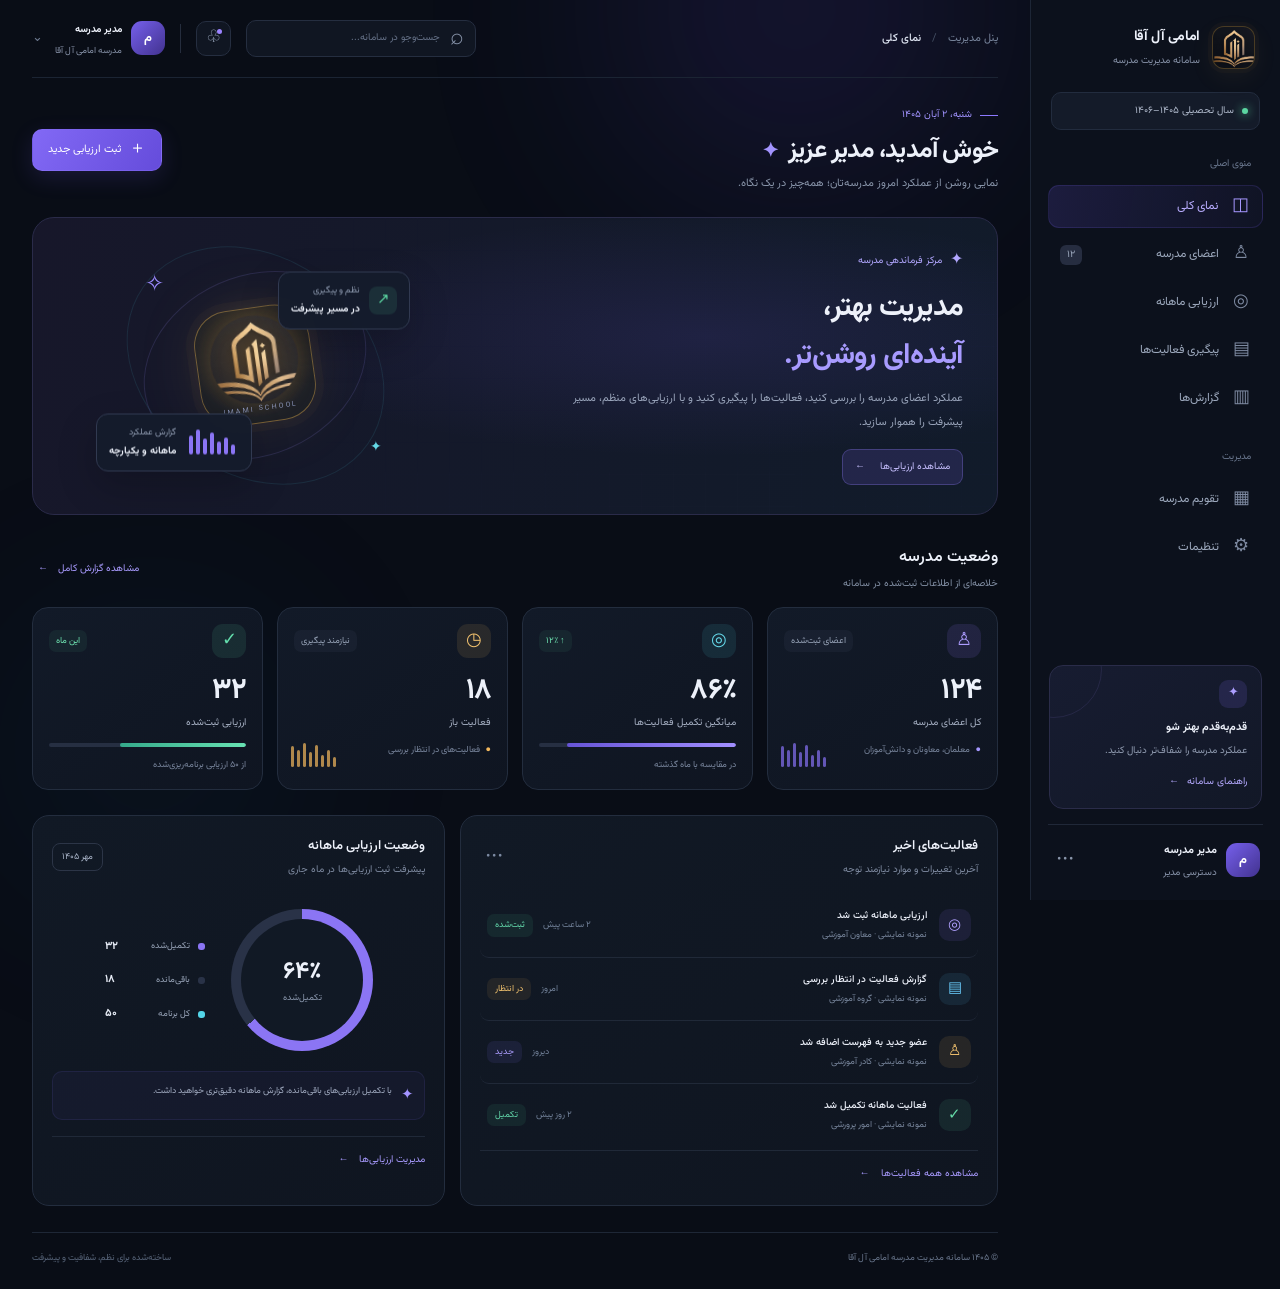
<file: ememi.2(with logo)/index.html>
<!doctype html>
<html lang="fa" dir="rtl">
<head>
  <meta charset="utf-8">
  <meta name="viewport" content="width=device-width, initial-scale=1">
  <meta name="theme-color" content="#090d16">
  <meta name="description" content="سامانه مدیریت مدرسه امامی آل آقا">
  <title>مدرسه امامی آل آقا | پنل مدیریت</title>
  <link rel="preconnect" href="https://fonts.googleapis.com">
  <link rel="preconnect" href="https://fonts.gstatic.com" crossorigin>
  <link href="https://fonts.googleapis.com/css2?family=Vazirmatn:wght@300;400;500;600;700;800&display=swap" rel="stylesheet">
  <link rel="stylesheet" href="styles.css">
</head>
<body>
  <div class="ambient ambient-one"></div><div class="ambient ambient-two"></div>
  <aside class="sidebar" id="sidebar">
    <a class="brand" href="#overview">
      <div class="brand-mark"><img src="logo-emblem.jpg" alt="نشان مدرسه امامی آل آقا"></div>
      <div><strong>امامی آل آقا</strong><small>سامانه مدیریت مدرسه</small></div>
    </a>
    <div class="school-chip"><span class="live-dot"></span> سال تحصیلی ۱۴۰۵–۱۴۰۶</div>
    <nav class="nav">
      <span class="nav-label">منوی اصلی</span>
      <a class="nav-item active" href="#overview" data-page="overview"><span class="nav-icon">◫</span> نمای کلی</a>
      <a class="nav-item" href="#people" data-page="people"><span class="nav-icon">♙</span> اعضای مدرسه <span class="nav-count">۱۲</span></a>
      <a class="nav-item" href="#evaluations" data-page="evaluations"><span class="nav-icon">◎</span> ارزیابی ماهانه</a>
      <a class="nav-item" href="#tasks" data-page="tasks"><span class="nav-icon">▤</span> پیگیری فعالیت‌ها</a>
      <a class="nav-item" href="#reports" data-page="reports"><span class="nav-icon">▥</span> گزارش‌ها</a>
      <span class="nav-label second-label">مدیریت</span>
      <a class="nav-item" href="#calendar" data-page="calendar"><span class="nav-icon">▦</span> تقویم مدرسه</a>
      <a class="nav-item" href="#settings" data-page="settings"><span class="nav-icon">⚙</span> تنظیمات</a>
    </nav>
    <div class="sidebar-bottom">
      <div class="help-card"><div class="help-icon">✦</div><strong>قدم‌به‌قدم بهتر شو</strong><p>عملکرد مدرسه را شفاف‌تر دنبال کنید.</p><button id="helpBtn">راهنمای سامانه <span>←</span></button></div>
      <div class="user-mini"><div class="avatar avatar-purple">م</div><div><strong>مدیر مدرسه</strong><small>دسترسی مدیر</small></div><button aria-label="گزینه‌های حساب">•••</button></div>
    </div>
  </aside>

  <main class="main">
    <header class="topbar">
      <button class="mobile-menu" id="menuBtn" aria-label="باز کردن منو">☰</button>
      <div class="breadcrumbs"><span>پنل مدیریت</span><b>/</b><strong id="crumbTitle">نمای کلی</strong></div>
      <div class="top-actions">
        <div class="search-wrap"><span>⌕</span><input id="globalSearch" placeholder="جست‌وجو در سامانه..." aria-label="جست‌وجو"></div>
        <button class="icon-button" id="notificationBtn" aria-label="اعلان‌ها">♧<i></i></button>
        <div class="top-divider"></div>
        <div class="top-user"><div class="avatar avatar-purple">م</div><div><strong>مدیر مدرسه</strong><small>مدرسه امامی آل آقا</small></div><span class="chevron">⌄</span></div>
      </div>
    </header>

    <section class="page active-page" id="overview">
      <div class="welcome-row reveal">
        <div><div class="eyebrow"><span class="eyebrow-line"></span> شنبه، ۲ آبان ۱۴۰۵</div><h1>خوش آمدید، مدیر عزیز <span class="wave">✦</span></h1><p>نمایی روشن از عملکرد امروز مدرسه‌تان؛ همه‌چیز در یک نگاه.</p></div>
        <button class="primary-btn" id="newEvaluation"><span>＋</span> ثبت ارزیابی جدید</button>
      </div>

      <div class="hero-card reveal">
        <div class="hero-copy"><div class="hero-kicker"><span class="spark">✦</span> مرکز فرماندهی مدرسه</div><h2>مدیریت بهتر،<br><em>آینده‌ای روشن‌تر.</em></h2><p>عملکرد اعضای مدرسه را بررسی کنید، فعالیت‌ها را پیگیری کنید و با ارزیابی‌های منظم، مسیر پیشرفت را هموار سازید.</p><button class="hero-btn" data-goto="evaluations">مشاهده ارزیابی‌ها <span>←</span></button></div>
        <div class="hero-visual" aria-hidden="true"><div class="orbit orbit-a"></div><div class="orbit orbit-b"></div><div class="hero-core"><img class="core-logo" src="logo-emblem.jpg" alt="نشان مدرسه"><div class="core-caption">IMAMI SCHOOL</div></div><div class="float-card float-top"><span class="float-icon green">↗</span><div><small>نظم و پیگیری</small><strong>در مسیر پیشرفت</strong></div></div><div class="float-card float-bottom"><div class="mini-bars"><i></i><i></i><i></i><i></i><i></i><i></i><i></i></div><div><small>گزارش عملکرد</small><strong>ماهانه و یکپارچه</strong></div></div><div class="hero-star star-one">✧</div><div class="hero-star star-two">✦</div></div>
        <div class="hero-grid"></div>
      </div>

      <div class="section-heading reveal"><div><h2>وضعیت مدرسه</h2><p>خلاصه‌ای از اطلاعات ثبت‌شده در سامانه</p></div><button class="subtle-btn" data-goto="reports">مشاهده گزارش کامل <span>←</span></button></div>
      <div class="stats-grid reveal">
        <article class="stat-card"><div class="stat-top"><span class="stat-icon violet">♙</span><span class="stat-trend neutral">اعضای ثبت‌شده</span></div><div class="stat-number" data-count="124">۱۲۴</div><div class="stat-label">کل اعضای مدرسه</div><div class="stat-foot"><span>●</span> معلمان، معاونان و دانش‌آموزان</div><div class="stat-spark spark-violet"><i></i><i></i><i></i><i></i><i></i><i></i><i></i><i></i></div></article>
        <article class="stat-card"><div class="stat-top"><span class="stat-icon cyan">◎</span><span class="stat-trend up">↑ ۱۲٪</span></div><div class="stat-number">۸۶٪</div><div class="stat-label">میانگین تکمیل فعالیت‌ها</div><div class="progress-track"><span style="width:86%"></span></div><div class="stat-foot">در مقایسه با ماه گذشته</div></article>
        <article class="stat-card"><div class="stat-top"><span class="stat-icon amber">◷</span><span class="stat-trend neutral">نیازمند پیگیری</span></div><div class="stat-number">۱۸</div><div class="stat-label">فعالیت باز</div><div class="stat-foot"><span class="amber-text">●</span> فعالیت‌های در انتظار بررسی</div><div class="stat-spark spark-amber"><i></i><i></i><i></i><i></i><i></i><i></i><i></i><i></i></div></article>
        <article class="stat-card"><div class="stat-top"><span class="stat-icon green">✓</span><span class="stat-trend up">این ماه</span></div><div class="stat-number">۳۲</div><div class="stat-label">ارزیابی ثبت‌شده</div><div class="progress-track green-track"><span style="width:64%"></span></div><div class="stat-foot">از ۵۰ ارزیابی برنامه‌ریزی‌شده</div></article>
      </div>

      <div class="content-grid">
        <section class="panel activity-panel reveal"><div class="panel-heading"><div><h3>فعالیت‌های اخیر</h3><p>آخرین تغییرات و موارد نیازمند توجه</p></div><button class="dots-btn" aria-label="گزینه‌های بیشتر">•••</button></div>
          <div class="activity-list" id="activityList">
            <div class="activity-row"><div class="activity-icon purple-bg">◎</div><div class="activity-text"><strong>ارزیابی ماهانه ثبت شد</strong><p>نمونه نمایشی · معاون آموزشی</p></div><span class="activity-time">۲ ساعت پیش</span><span class="status-pill status-done">ثبت‌شده</span></div>
            <div class="activity-row"><div class="activity-icon blue-bg">▤</div><div class="activity-text"><strong>گزارش فعالیت در انتظار بررسی</strong><p>نمونه نمایشی · گروه آموزشی</p></div><span class="activity-time">امروز</span><span class="status-pill status-review">در انتظار</span></div>
            <div class="activity-row"><div class="activity-icon orange-bg">♙</div><div class="activity-text"><strong>عضو جدید به فهرست اضافه شد</strong><p>نمونه نمایشی · کادر آموزشی</p></div><span class="activity-time">دیروز</span><span class="status-pill status-new">جدید</span></div>
            <div class="activity-row"><div class="activity-icon green-bg">✓</div><div class="activity-text"><strong>فعالیت ماهانه تکمیل شد</strong><p>نمونه نمایشی · امور پرورشی</p></div><span class="activity-time">۲ روز پیش</span><span class="status-pill status-done">تکمیل</span></div>
          </div><button class="panel-link" data-goto="tasks">مشاهده همه فعالیت‌ها <span>←</span></button>
        </section>
        <section class="panel evaluation-panel reveal"><div class="panel-heading"><div><h3>وضعیت ارزیابی ماهانه</h3><p>پیشرفت ثبت ارزیابی‌ها در ماه جاری</p></div><span class="month-badge">مهر ۱۴۰۵</span></div>
          <div class="evaluation-chart"><div class="donut"><div class="donut-inner"><strong>۶۴٪</strong><small>تکمیل‌شده</small></div></div><div class="chart-legend"><div><span class="legend-dot dot-violet"></span><span>تکمیل‌شده</span><strong>۳۲</strong></div><div><span class="legend-dot dot-muted"></span><span>باقی‌مانده</span><strong>۱۸</strong></div><div><span class="legend-dot dot-cyan"></span><span>کل برنامه</span><strong>۵۰</strong></div></div></div>
          <div class="evaluation-note"><span>✦</span><p>با تکمیل ارزیابی‌های باقی‌مانده، گزارش ماهانه دقیق‌تری خواهید داشت.</p></div><button class="panel-link" data-goto="evaluations">مدیریت ارزیابی‌ها <span>←</span></button>
        </section>
      </div>
      <footer>© ۱۴۰۵ سامانه مدیریت مدرسه امامی آل آقا <span>ساخته‌شده برای نظم، شفافیت و پیشرفت</span></footer>
    </section>

    <section class="page" id="people">
      <div class="page-title-row"><div><div class="eyebrow">مدیریت منابع انسانی</div><h1>اعضای مدرسه</h1><p>فهرست اولیه و نمایشی اعضای مدرسه را مدیریت کنید.</p></div><button class="primary-btn" id="addPerson">＋ افزودن عضو</button></div>
      <div class="filter-row"><div class="search-wrap table-search"><span>⌕</span><input id="peopleSearch" placeholder="نام یا نقش را جست‌وجو کنید..."></div><select id="roleFilter" aria-label="فیلتر نقش"><option value="all">همه نقش‌ها</option><option value="مدیر">مدیر</option><option value="معاون">معاون</option><option value="معلم">معلم</option><option value="دانش‌آموز">دانش‌آموز</option></select></div>
      <div class="panel table-panel"><div class="table-scroll"><table><thead><tr><th>نام و نام خانوادگی</th><th>نقش</th><th>بخش / پایه</th><th>وضعیت</th><th>عملیات</th></tr></thead><tbody id="peopleTable"></tbody></table></div><div class="table-foot"><span id="peopleCount">۴ عضو نمایشی</span><span>اطلاعات این نسخه آزمایشی است</span></div></div>
    </section>

    <section class="page" id="evaluations">
      <div class="page-title-row"><div><div class="eyebrow">سنجش و بهبود عملکرد</div><h1>ارزیابی ماهانه</h1><p>ارزیابی عملکرد اعضا را ثبت و پیگیری کنید.</p></div><button class="primary-btn" id="newEvaluation2">＋ ارزیابی جدید</button></div>
      <div class="stats-grid compact-stats"><article class="stat-card"><div class="stat-label">کل ارزیابی‌ها</div><div class="stat-number">۳۲</div><div class="stat-foot">در دوره جاری</div></article><article class="stat-card"><div class="stat-label">ثبت‌شده</div><div class="stat-number">۲۴</div><div class="stat-foot">آماده بررسی</div></article><article class="stat-card"><div class="stat-label">در انتظار</div><div class="stat-number">۸</div><div class="stat-foot">نیازمند تکمیل</div></article></div>
      <div class="panel"><div class="panel-heading"><div><h3>فهرست ارزیابی‌ها</h3><p>نمونه‌های نمایشی برای شروع طراحی</p></div><select class="small-select" id="evalFilter"><option value="all">همه وضعیت‌ها</option><option value="ثبت‌شده">ثبت‌شده</option><option value="در انتظار">در انتظار</option></select></div><div class="table-scroll"><table><thead><tr><th>عضو</th><th>نقش</th><th>دوره</th><th>امتیاز</th><th>وضعیت</th></tr></thead><tbody id="evalTable"></tbody></table></div></div>
    </section>

    <section class="page" id="tasks"><div class="page-title-row"><div><div class="eyebrow">برنامه‌ریزی و پیگیری</div><h1>پیگیری فعالیت‌ها</h1><p>کارهای مدرسه را بررسی و وضعیت آن‌ها را به‌روز کنید.</p></div><button class="primary-btn" id="addTask">＋ افزودن فعالیت</button></div><div class="task-board" id="taskBoard"></div></section>
    <section class="page" id="reports"><div class="page-title-row"><div><div class="eyebrow">تصمیم‌گیری بر پایه داده</div><h1>گزارش‌ها</h1><p>خلاصه‌ای از شاخص‌های نمونه برای گزارش‌گیری مدیریتی.</p></div><button class="secondary-btn" id="exportReport">↓ خروجی CSV</button></div><div class="report-grid"><div class="panel report-big"><div class="panel-heading"><div><h3>روند تکمیل فعالیت‌ها</h3><p>مقادیر نمونه برای نمایش رابط کاربری</p></div><span class="month-badge">۶ ماه اخیر</span></div><div class="bar-chart"><div class="bar-column"><span>۵۸٪</span><i style="height:48%"></i><small>فروردین</small></div><div class="bar-column"><span>۶۴٪</span><i style="height:54%"></i><small>اردیبهشت</small></div><div class="bar-column"><span>۶۰٪</span><i style="height:50%"></i><small>خرداد</small></div><div class="bar-column"><span>۷۲٪</span><i style="height:63%"></i><small>شهریور</small></div><div class="bar-column"><span>۷۸٪</span><i style="height:72%"></i><small>مهر</small></div><div class="bar-column"><span>۸۶٪</span><i style="height:84%"></i><small>آبان</small></div></div></div><div class="panel"><div class="panel-heading"><div><h3>شاخص‌های کلیدی</h3><p>نمایش آزمایشی</p></div></div><div class="kpi-list"><div><span>تکمیل فعالیت‌ها</span><strong>۸۶٪</strong></div><div><span>ارزیابی‌های ثبت‌شده</span><strong>۳۲</strong></div><div><span>فعالیت‌های باز</span><strong>۱۸</strong></div><div><span>اعضای مدرسه</span><strong>۱۲۴</strong></div></div></div></div></section>
    <section class="page" id="calendar"><div class="page-title-row"><div><div class="eyebrow">زمان‌بندی مدرسه</div><h1>تقویم مدرسه</h1><p>برنامه‌ریزی رویدادها و موعد فعالیت‌ها در نسخه‌های بعدی تکمیل می‌شود.</p></div></div><div class="empty-state panel"><div class="empty-icon">▦</div><h3>تقویم شما آماده برنامه‌ریزی است</h3><p>در نسخه اولیه، این بخش نمایشی است. جزئیات تقویم را بعداً مطابق نیاز مدرسه اضافه می‌کنیم.</p></div></section>
    <section class="page" id="settings"><div class="page-title-row"><div><div class="eyebrow">شخصی‌سازی سامانه</div><h1>تنظیمات</h1><p>مشخصات پایه مدرسه برای این نمونه نمایشی.</p></div></div><div class="panel settings-panel"><div class="setting-row"><div><strong>نام مدرسه</strong><p>عنوانی که در سربرگ سامانه نمایش داده می‌شود.</p></div><input id="schoolNameInput" value="مدرسه امامی آل آقا"></div><div class="setting-row"><div><strong>سال تحصیلی</strong><p>سال تحصیلی فعال</p></div><input value="۱۴۰۵–۱۴۰۶"></div><div class="setting-row"><div><strong>ظاهر سامانه</strong><p>پوسته تاریک مدرن</p></div><span class="status-pill status-done">فعال</span></div><button class="primary-btn" id="saveSettings">ذخیره تغییرات ظاهری</button></div></section>
  </main>

  <div class="toast" id="toast"><span>✓</span><p></p></div>
  <div class="modal-backdrop" id="modalBackdrop"><div class="modal" role="dialog" aria-modal="true" aria-labelledby="modalTitle"><button class="modal-close" id="modalClose" aria-label="بستن">×</button><div class="modal-kicker">مدرسه امامی آل آقا</div><h2 id="modalTitle">ثبت اطلاعات</h2><p class="modal-desc" id="modalDesc">اطلاعات موردنظر را وارد کنید.</p><form id="modalForm"></form></div></div>
  <script src="app.js"></script>
</body>
</html>
</file>
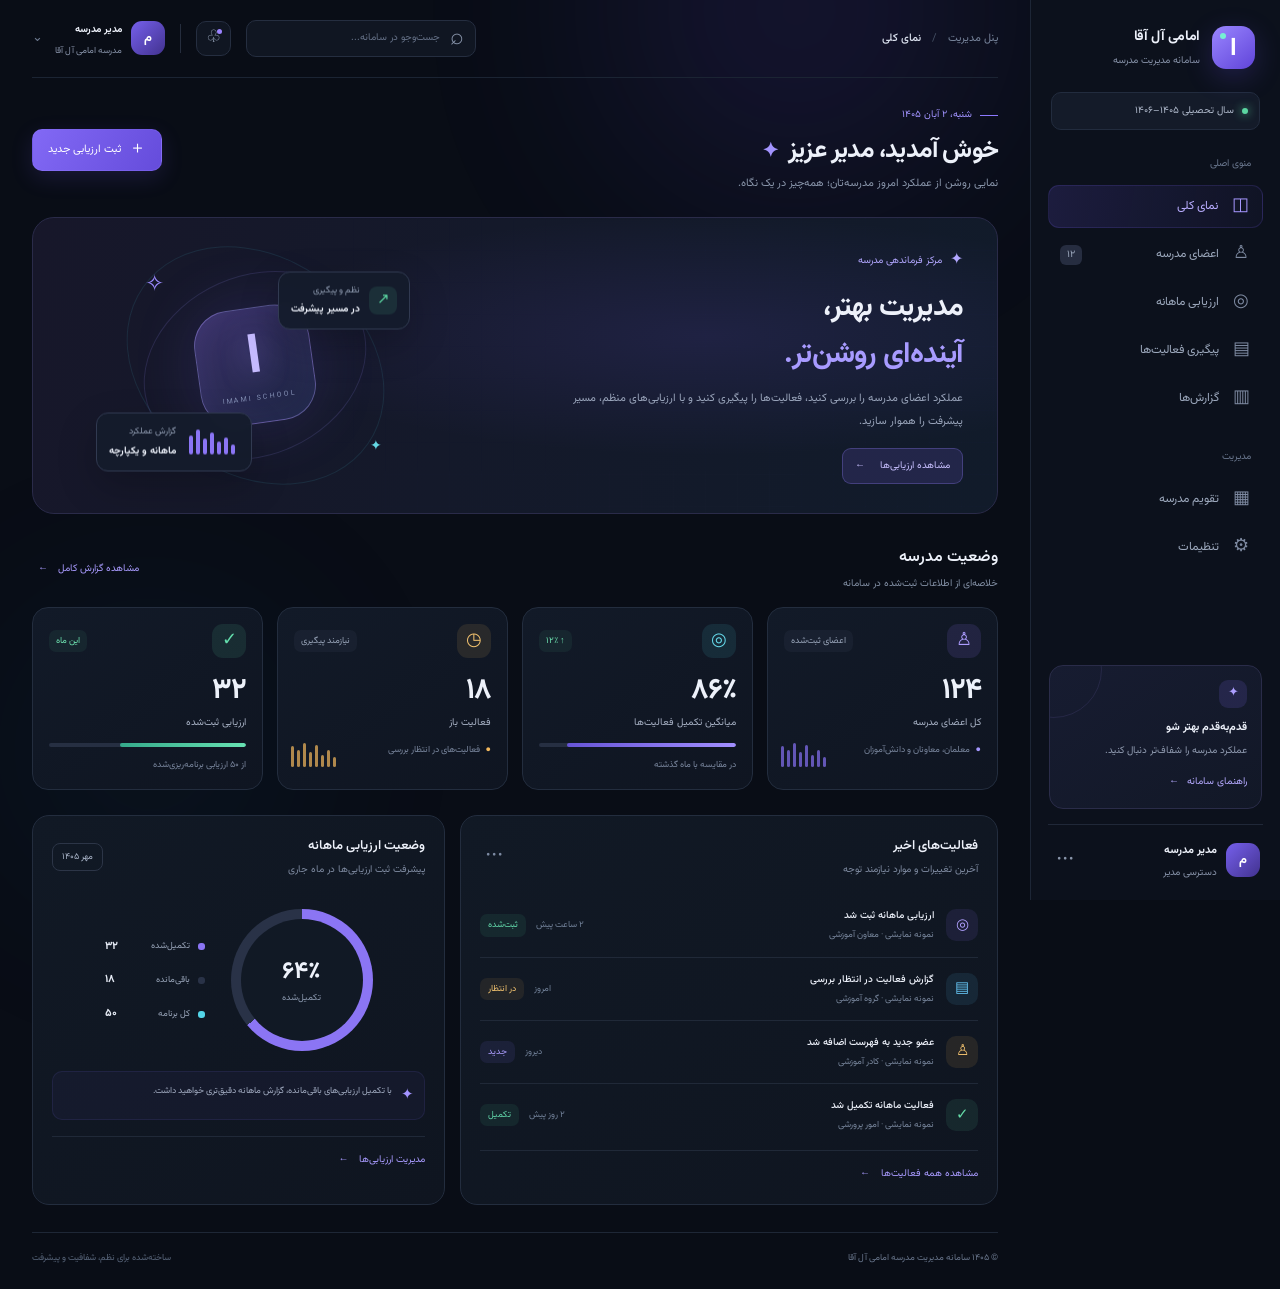
<file: ememi/index.html>
<!doctype html>
<html lang="fa" dir="rtl">
<head>
  <meta charset="utf-8">
  <meta name="viewport" content="width=device-width, initial-scale=1">
  <meta name="theme-color" content="#090d16">
  <title>مدرسه امامی آل آقا | پنل مدیریت</title>
  <link rel="preconnect" href="https://fonts.googleapis.com">
  <link rel="preconnect" href="https://fonts.gstatic.com" crossorigin>
  <link href="https://fonts.googleapis.com/css2?family=Vazirmatn:wght@300;400;500;600;700;800&display=swap" rel="stylesheet">
  <link rel="stylesheet" href="styles.css">
</head>
<body>
  <div class="ambient ambient-one"></div><div class="ambient ambient-two"></div>
  <aside class="sidebar" id="sidebar">
    <a class="brand" href="#overview">
      <div class="brand-mark"><span>ا</span><i></i></div>
      <div><strong>امامی آل آقا</strong><small>سامانه مدیریت مدرسه</small></div>
    </a>
    <div class="school-chip"><span class="live-dot"></span> سال تحصیلی ۱۴۰۵–۱۴۰۶</div>
    <nav class="nav">
      <span class="nav-label">منوی اصلی</span>
      <a class="nav-item active" href="#overview" data-page="overview"><span class="nav-icon">◫</span> نمای کلی</a>
      <a class="nav-item" href="#people" data-page="people"><span class="nav-icon">♙</span> اعضای مدرسه <span class="nav-count">۱۲</span></a>
      <a class="nav-item" href="#evaluations" data-page="evaluations"><span class="nav-icon">◎</span> ارزیابی ماهانه</a>
      <a class="nav-item" href="#tasks" data-page="tasks"><span class="nav-icon">▤</span> پیگیری فعالیت‌ها</a>
      <a class="nav-item" href="#reports" data-page="reports"><span class="nav-icon">▥</span> گزارش‌ها</a>
      <span class="nav-label second-label">مدیریت</span>
      <a class="nav-item" href="#calendar" data-page="calendar"><span class="nav-icon">▦</span> تقویم مدرسه</a>
      <a class="nav-item" href="#settings" data-page="settings"><span class="nav-icon">⚙</span> تنظیمات</a>
    </nav>
    <div class="sidebar-bottom">
      <div class="help-card"><div class="help-icon">✦</div><strong>قدم‌به‌قدم بهتر شو</strong><p>عملکرد مدرسه را شفاف‌تر دنبال کنید.</p><button id="helpBtn">راهنمای سامانه <span>←</span></button></div>
      <div class="user-mini"><div class="avatar avatar-purple">م</div><div><strong>مدیر مدرسه</strong><small>دسترسی مدیر</small></div><button aria-label="گزینه‌های حساب">•••</button></div>
    </div>
  </aside>

  <main class="main">
    <header class="topbar">
      <button class="mobile-menu" id="menuBtn" aria-label="باز کردن منو">☰</button>
      <div class="breadcrumbs"><span>پنل مدیریت</span><b>/</b><strong id="crumbTitle">نمای کلی</strong></div>
      <div class="top-actions">
        <div class="search-wrap"><span>⌕</span><input id="globalSearch" placeholder="جست‌وجو در سامانه..." aria-label="جست‌وجو"></div>
        <button class="icon-button" id="notificationBtn" aria-label="اعلان‌ها">♧<i></i></button>
        <div class="top-divider"></div>
        <div class="top-user"><div class="avatar avatar-purple">م</div><div><strong>مدیر مدرسه</strong><small>مدرسه امامی آل آقا</small></div><span class="chevron">⌄</span></div>
      </div>
    </header>

    <section class="page active-page" id="overview">
      <div class="welcome-row reveal">
        <div><div class="eyebrow"><span class="eyebrow-line"></span> شنبه، ۲ آبان ۱۴۰۵</div><h1>خوش آمدید، مدیر عزیز <span class="wave">✦</span></h1><p>نمایی روشن از عملکرد امروز مدرسه‌تان؛ همه‌چیز در یک نگاه.</p></div>
        <button class="primary-btn" id="newEvaluation"><span>＋</span> ثبت ارزیابی جدید</button>
      </div>

      <div class="hero-card reveal">
        <div class="hero-copy"><div class="hero-kicker"><span class="spark">✦</span> مرکز فرماندهی مدرسه</div><h2>مدیریت بهتر،<br><em>آینده‌ای روشن‌تر.</em></h2><p>عملکرد اعضای مدرسه را بررسی کنید، فعالیت‌ها را پیگیری کنید و با ارزیابی‌های منظم، مسیر پیشرفت را هموار سازید.</p><button class="hero-btn" data-goto="evaluations">مشاهده ارزیابی‌ها <span>←</span></button></div>
        <div class="hero-visual" aria-hidden="true"><div class="orbit orbit-a"></div><div class="orbit orbit-b"></div><div class="hero-core"><div class="core-symbol">ا</div><div class="core-caption">IMAMI SCHOOL</div></div><div class="float-card float-top"><span class="float-icon green">↗</span><div><small>نظم و پیگیری</small><strong>در مسیر پیشرفت</strong></div></div><div class="float-card float-bottom"><div class="mini-bars"><i></i><i></i><i></i><i></i><i></i><i></i><i></i></div><div><small>گزارش عملکرد</small><strong>ماهانه و یکپارچه</strong></div></div><div class="hero-star star-one">✧</div><div class="hero-star star-two">✦</div></div>
        <div class="hero-grid"></div>
      </div>

      <div class="section-heading reveal"><div><h2>وضعیت مدرسه</h2><p>خلاصه‌ای از اطلاعات ثبت‌شده در سامانه</p></div><button class="subtle-btn" data-goto="reports">مشاهده گزارش کامل <span>←</span></button></div>
      <div class="stats-grid reveal">
        <article class="stat-card"><div class="stat-top"><span class="stat-icon violet">♙</span><span class="stat-trend neutral">اعضای ثبت‌شده</span></div><div class="stat-number" data-count="124">۱۲۴</div><div class="stat-label">کل اعضای مدرسه</div><div class="stat-foot"><span>●</span> معلمان، معاونان و دانش‌آموزان</div><div class="stat-spark spark-violet"><i></i><i></i><i></i><i></i><i></i><i></i><i></i><i></i></div></article>
        <article class="stat-card"><div class="stat-top"><span class="stat-icon cyan">◎</span><span class="stat-trend up">↑ ۱۲٪</span></div><div class="stat-number">۸۶٪</div><div class="stat-label">میانگین تکمیل فعالیت‌ها</div><div class="progress-track"><span style="width:86%"></span></div><div class="stat-foot">در مقایسه با ماه گذشته</div></article>
        <article class="stat-card"><div class="stat-top"><span class="stat-icon amber">◷</span><span class="stat-trend neutral">نیازمند پیگیری</span></div><div class="stat-number">۱۸</div><div class="stat-label">فعالیت باز</div><div class="stat-foot"><span class="amber-text">●</span> فعالیت‌های در انتظار بررسی</div><div class="stat-spark spark-amber"><i></i><i></i><i></i><i></i><i></i><i></i><i></i><i></i></div></article>
        <article class="stat-card"><div class="stat-top"><span class="stat-icon green">✓</span><span class="stat-trend up">این ماه</span></div><div class="stat-number">۳۲</div><div class="stat-label">ارزیابی ثبت‌شده</div><div class="progress-track green-track"><span style="width:64%"></span></div><div class="stat-foot">از ۵۰ ارزیابی برنامه‌ریزی‌شده</div></article>
      </div>

      <div class="content-grid">
        <section class="panel activity-panel reveal"><div class="panel-heading"><div><h3>فعالیت‌های اخیر</h3><p>آخرین تغییرات و موارد نیازمند توجه</p></div><button class="dots-btn" aria-label="گزینه‌های بیشتر">•••</button></div>
          <div class="activity-list" id="activityList">
            <div class="activity-row"><div class="activity-icon purple-bg">◎</div><div class="activity-text"><strong>ارزیابی ماهانه ثبت شد</strong><p>نمونه نمایشی · معاون آموزشی</p></div><span class="activity-time">۲ ساعت پیش</span><span class="status-pill status-done">ثبت‌شده</span></div>
            <div class="activity-row"><div class="activity-icon blue-bg">▤</div><div class="activity-text"><strong>گزارش فعالیت در انتظار بررسی</strong><p>نمونه نمایشی · گروه آموزشی</p></div><span class="activity-time">امروز</span><span class="status-pill status-review">در انتظار</span></div>
            <div class="activity-row"><div class="activity-icon orange-bg">♙</div><div class="activity-text"><strong>عضو جدید به فهرست اضافه شد</strong><p>نمونه نمایشی · کادر آموزشی</p></div><span class="activity-time">دیروز</span><span class="status-pill status-new">جدید</span></div>
            <div class="activity-row"><div class="activity-icon green-bg">✓</div><div class="activity-text"><strong>فعالیت ماهانه تکمیل شد</strong><p>نمونه نمایشی · امور پرورشی</p></div><span class="activity-time">۲ روز پیش</span><span class="status-pill status-done">تکمیل</span></div>
          </div><button class="panel-link" data-goto="tasks">مشاهده همه فعالیت‌ها <span>←</span></button>
        </section>
        <section class="panel evaluation-panel reveal"><div class="panel-heading"><div><h3>وضعیت ارزیابی ماهانه</h3><p>پیشرفت ثبت ارزیابی‌ها در ماه جاری</p></div><span class="month-badge">مهر ۱۴۰۵</span></div>
          <div class="evaluation-chart"><div class="donut"><div class="donut-inner"><strong>۶۴٪</strong><small>تکمیل‌شده</small></div></div><div class="chart-legend"><div><span class="legend-dot dot-violet"></span><span>تکمیل‌شده</span><strong>۳۲</strong></div><div><span class="legend-dot dot-muted"></span><span>باقی‌مانده</span><strong>۱۸</strong></div><div><span class="legend-dot dot-cyan"></span><span>کل برنامه</span><strong>۵۰</strong></div></div></div>
          <div class="evaluation-note"><span>✦</span><p>با تکمیل ارزیابی‌های باقی‌مانده، گزارش ماهانه دقیق‌تری خواهید داشت.</p></div><button class="panel-link" data-goto="evaluations">مدیریت ارزیابی‌ها <span>←</span></button>
        </section>
      </div>
      <footer>© ۱۴۰۵ سامانه مدیریت مدرسه امامی آل آقا <span>ساخته‌شده برای نظم، شفافیت و پیشرفت</span></footer>
    </section>

    <section class="page" id="people">
      <div class="page-title-row"><div><div class="eyebrow">مدیریت منابع انسانی</div><h1>اعضای مدرسه</h1><p>فهرست اولیه و نمایشی اعضای مدرسه را مدیریت کنید.</p></div><button class="primary-btn" id="addPerson">＋ افزودن عضو</button></div>
      <div class="filter-row"><div class="search-wrap table-search"><span>⌕</span><input id="peopleSearch" placeholder="نام یا نقش را جست‌وجو کنید..."></div><select id="roleFilter" aria-label="فیلتر نقش"><option value="all">همه نقش‌ها</option><option value="مدیر">مدیر</option><option value="معاون">معاون</option><option value="معلم">معلم</option><option value="دانش‌آموز">دانش‌آموز</option></select></div>
      <div class="panel table-panel"><div class="table-scroll"><table><thead><tr><th>نام و نام خانوادگی</th><th>نقش</th><th>بخش / پایه</th><th>وضعیت</th><th>عملیات</th></tr></thead><tbody id="peopleTable"></tbody></table></div><div class="table-foot"><span id="peopleCount">۴ عضو نمایشی</span><span>اطلاعات این نسخه آزمایشی است</span></div></div>
    </section>

    <section class="page" id="evaluations">
      <div class="page-title-row"><div><div class="eyebrow">سنجش و بهبود عملکرد</div><h1>ارزیابی ماهانه</h1><p>ارزیابی عملکرد اعضا را ثبت و پیگیری کنید.</p></div><button class="primary-btn" id="newEvaluation2">＋ ارزیابی جدید</button></div>
      <div class="stats-grid compact-stats"><article class="stat-card"><div class="stat-label">کل ارزیابی‌ها</div><div class="stat-number">۳۲</div><div class="stat-foot">در دوره جاری</div></article><article class="stat-card"><div class="stat-label">ثبت‌شده</div><div class="stat-number">۲۴</div><div class="stat-foot">آماده بررسی</div></article><article class="stat-card"><div class="stat-label">در انتظار</div><div class="stat-number">۸</div><div class="stat-foot">نیازمند تکمیل</div></article></div>
      <div class="panel"><div class="panel-heading"><div><h3>فهرست ارزیابی‌ها</h3><p>نمونه‌های نمایشی برای شروع طراحی</p></div><select class="small-select" id="evalFilter"><option value="all">همه وضعیت‌ها</option><option value="ثبت‌شده">ثبت‌شده</option><option value="در انتظار">در انتظار</option></select></div><div class="table-scroll"><table><thead><tr><th>عضو</th><th>نقش</th><th>دوره</th><th>امتیاز</th><th>وضعیت</th></tr></thead><tbody id="evalTable"></tbody></table></div></div>
    </section>

    <section class="page" id="tasks"><div class="page-title-row"><div><div class="eyebrow">برنامه‌ریزی و پیگیری</div><h1>پیگیری فعالیت‌ها</h1><p>کارهای مدرسه را بررسی و وضعیت آن‌ها را به‌روز کنید.</p></div><button class="primary-btn" id="addTask">＋ افزودن فعالیت</button></div><div class="task-board" id="taskBoard"></div></section>
    <section class="page" id="reports"><div class="page-title-row"><div><div class="eyebrow">تصمیم‌گیری بر پایه داده</div><h1>گزارش‌ها</h1><p>خلاصه‌ای از شاخص‌های نمونه برای گزارش‌گیری مدیریتی.</p></div><button class="secondary-btn" id="exportReport">↓ خروجی CSV</button></div><div class="report-grid"><div class="panel report-big"><div class="panel-heading"><div><h3>روند تکمیل فعالیت‌ها</h3><p>مقادیر نمونه برای نمایش رابط کاربری</p></div><span class="month-badge">۶ ماه اخیر</span></div><div class="bar-chart"><div class="bar-column"><span>۵۸٪</span><i style="height:48%"></i><small>فروردین</small></div><div class="bar-column"><span>۶۴٪</span><i style="height:54%"></i><small>اردیبهشت</small></div><div class="bar-column"><span>۶۰٪</span><i style="height:50%"></i><small>خرداد</small></div><div class="bar-column"><span>۷۲٪</span><i style="height:63%"></i><small>شهریور</small></div><div class="bar-column"><span>۷۸٪</span><i style="height:72%"></i><small>مهر</small></div><div class="bar-column"><span>۸۶٪</span><i style="height:84%"></i><small>آبان</small></div></div></div><div class="panel"><div class="panel-heading"><div><h3>شاخص‌های کلیدی</h3><p>نمایش آزمایشی</p></div></div><div class="kpi-list"><div><span>تکمیل فعالیت‌ها</span><strong>۸۶٪</strong></div><div><span>ارزیابی‌های ثبت‌شده</span><strong>۳۲</strong></div><div><span>فعالیت‌های باز</span><strong>۱۸</strong></div><div><span>اعضای مدرسه</span><strong>۱۲۴</strong></div></div></div></div></section>
    <section class="page" id="calendar"><div class="page-title-row"><div><div class="eyebrow">زمان‌بندی مدرسه</div><h1>تقویم مدرسه</h1><p>برنامه‌ریزی رویدادها و موعد فعالیت‌ها در نسخه‌های بعدی تکمیل می‌شود.</p></div></div><div class="empty-state panel"><div class="empty-icon">▦</div><h3>تقویم شما آماده برنامه‌ریزی است</h3><p>در نسخه اولیه، این بخش نمایشی است. جزئیات تقویم را بعداً مطابق نیاز مدرسه اضافه می‌کنیم.</p></div></section>
    <section class="page" id="settings"><div class="page-title-row"><div><div class="eyebrow">شخصی‌سازی سامانه</div><h1>تنظیمات</h1><p>مشخصات پایه مدرسه برای این نمونه نمایشی.</p></div></div><div class="panel settings-panel"><div class="setting-row"><div><strong>نام مدرسه</strong><p>عنوانی که در سربرگ سامانه نمایش داده می‌شود.</p></div><input id="schoolNameInput" value="مدرسه امامی آل آقا"></div><div class="setting-row"><div><strong>سال تحصیلی</strong><p>سال تحصیلی فعال</p></div><input value="۱۴۰۵–۱۴۰۶"></div><div class="setting-row"><div><strong>ظاهر سامانه</strong><p>پوسته تاریک مدرن</p></div><span class="status-pill status-done">فعال</span></div><button class="primary-btn" id="saveSettings">ذخیره تغییرات ظاهری</button></div></section>
  </main>

  <div class="toast" id="toast"><span>✓</span><p></p></div>
  <div class="modal-backdrop" id="modalBackdrop"><div class="modal" role="dialog" aria-modal="true" aria-labelledby="modalTitle"><button class="modal-close" id="modalClose" aria-label="بستن">×</button><div class="modal-kicker">مدرسه امامی آل آقا</div><h2 id="modalTitle">ثبت اطلاعات</h2><p class="modal-desc" id="modalDesc">اطلاعات موردنظر را وارد کنید.</p><form id="modalForm"></form></div></div>
  <script src="app.js"></script>
</body>
</html>
</file>
<file: ememi.2(with logo)/styles.css>
@import url('https://fonts.googleapis.com/css2?family=Vazirmatn:wght@300;400;500;600;700;800&display=swap');
:root{--bg:#090d16;--panel:#101622;--panel2:#141c2b;--border:#232d40;--text:#edf1fa;--muted:#8792a8;--purple:#8a72ff;--purple2:#6c55e8;--cyan:#53d5e8;--green:#5bd6a1;--amber:#f4b95d;--radius:19px}
*{box-sizing:border-box}html{scroll-behavior:smooth;scroll-padding-top:95px}body{margin:0;background:var(--bg);color:var(--text);font-family:'Vazirmatn',Tahoma,sans-serif;font-size:13px;line-height:1.8;overflow-x:hidden}button,input,select,textarea{font:inherit}button{cursor:pointer}a{color:inherit;text-decoration:none}.ambient{position:fixed;pointer-events:none;z-index:-1;border-radius:50%;filter:blur(110px);opacity:.12}.ambient-one{width:380px;height:380px;background:#6d51f5;top:-180px;right:23%}.ambient-two{width:300px;height:300px;background:#176a9b;bottom:0;left:0;opacity:.08}
.sidebar{width:250px;position:fixed;right:0;top:0;bottom:0;background:#0c111c;border-left:1px solid #1d2636;padding:25px 17px 15px;display:flex;flex-direction:column;z-index:20;transition:transform .35s cubic-bezier(.2,.8,.2,1)}.brand{display:flex;align-items:center;gap:12px;padding:0 8px 22px}.brand-mark{width:43px;height:43px;border-radius:14px;background:linear-gradient(140deg,#9a86ff,#6044d9);display:grid;place-items:center;position:relative;box-shadow:0 8px 28px #7458ff35}.brand-mark span{font-size:25px;font-weight:800;color:white}.brand-mark i{position:absolute;width:6px;height:6px;background:#76f0d3;border-radius:50%;top:7px;left:8px}.brand strong{font-size:14px;display:block;letter-spacing:-.3px}.brand small,.top-user small,.user-mini small{display:block;color:var(--muted);font-size:10px;margin-top:2px}.school-chip{margin:0 3px 25px;padding:9px 11px;background:#141b29;border:1px solid #222c3e;border-radius:10px;color:#aeb8ca;font-size:10px;display:flex;align-items:center;gap:8px}.live-dot{width:6px;height:6px;background:var(--green);border-radius:50%;box-shadow:0 0 10px #5bd6a1}.nav{display:flex;flex-direction:column;gap:5px}.nav-label{color:#69768d;font-size:10px;padding:0 12px 7px}.second-label{margin-top:23px}.nav-item{height:43px;display:flex;align-items:center;gap:12px;padding:0 12px;border-radius:11px;color:#9ca8bc;font-size:12px;transition:background .25s,color .25s,transform .25s}.nav-item:hover{background:#161e2e;color:white;transform:translateX(-3px)}.nav-item.active{background:linear-gradient(100deg,#6c55e82b,#6c55e80b);color:#b9adff;border:1px solid #7760e42c}.nav-icon{font-size:18px;width:20px;text-align:center;color:#7e8aa1}.nav-item.active .nav-icon{color:#a697ff}.nav-count{margin-right:auto;font-size:10px;background:#262d40;padding:1px 7px;border-radius:6px}.sidebar-bottom{margin-top:auto}.help-card{background:linear-gradient(145deg,#171c31,#121827);border:1px solid #2a2c49;border-radius:14px;padding:14px;margin:0 1px 15px;position:relative;overflow:hidden}.help-card:after{content:"";position:absolute;width:95px;height:95px;border:1px solid #a18dff1c;border-radius:50%;left:-45px;top:-45px}.help-icon{width:28px;height:28px;display:grid;place-items:center;background:#8871ff24;color:#ad9fff;border-radius:9px;margin-bottom:8px}.help-card strong{font-size:11px}.help-card p{font-size:10px;color:#909bb0;margin:3px 0 10px}.help-card button{border:0;background:transparent;color:#b5aaff;padding:0;font-size:10px}.help-card button span{margin-right:5px}.user-mini{border-top:1px solid #202838;padding:14px 3px 3px;display:flex;align-items:center;gap:9px}.user-mini strong{font-size:11px}.user-mini button{margin-right:auto;background:transparent;border:0;color:#8995a9;letter-spacing:2px}.avatar{width:34px;height:34px;display:grid;place-items:center;border-radius:11px;font-weight:700}.avatar-purple{background:linear-gradient(135deg,#7660ec,#42328f);color:#fff}.main{margin-right:250px;padding:0 32px;max-width:1700px}.topbar{height:78px;border-bottom:1px solid #1b2433;display:flex;align-items:center;justify-content:space-between;gap:18px;margin-bottom:28px}.breadcrumbs{display:flex;align-items:center;gap:11px;color:#77849b;font-size:11px}.breadcrumbs b{color:#465166;font-weight:400}.breadcrumbs strong{color:#dbe1ee;font-weight:500}.top-actions{display:flex;align-items:center;gap:15px}.search-wrap{height:37px;width:230px;border:1px solid #252e40;background:#101622;border-radius:10px;display:flex;align-items:center;gap:8px;padding:0 11px;transition:border .25s,box-shadow .25s}.search-wrap:focus-within{border-color:#7661e8;box-shadow:0 0 0 3px #7661e817}.search-wrap span{font-size:23px;color:#8793a9;line-height:1}.search-wrap input{width:100%;border:0;outline:0;color:var(--text);background:transparent;font-size:10px}.search-wrap input::placeholder{color:#657187}.icon-button{width:35px;height:35px;background:#101622;border:1px solid #252e40;border-radius:10px;color:#9eabc0;font-size:17px;position:relative}.icon-button i{position:absolute;width:5px;height:5px;border-radius:50%;background:#9b83ff;top:7px;right:8px}.top-divider{height:29px;width:1px;background:#252d3d}.top-user{display:flex;align-items:center;gap:9px}.top-user strong{font-size:10px}.top-user small{font-size:9px}.chevron{color:#6e7a90;margin-right:3px}.mobile-menu{display:none}.page{display:none;animation:pageIn .55s cubic-bezier(.2,.8,.2,1) both}.page.active-page{display:block}@keyframes pageIn{from{opacity:0;transform:translateY(13px)}to{opacity:1;transform:translateY(0)}}.welcome-row,.page-title-row{display:flex;justify-content:space-between;align-items:center;gap:20px;margin:3px 0 23px}.eyebrow{font-size:10px;color:#a193ff;display:flex;align-items:center;gap:8px}.eyebrow-line{height:1px;width:18px;background:#8d79ff}.welcome-row h1,.page-title-row h1{font-size:25px;letter-spacing:-.8px;margin:4px 0 1px;font-weight:700}.welcome-row p,.page-title-row p{margin:0;color:#8995aa;font-size:11px}.wave{color:#a394ff;font-size:20px;margin-right:5px}.primary-btn,.secondary-btn{border:1px solid #9582ff38;border-radius:10px;padding:10px 15px;color:white;background:linear-gradient(120deg,#8269f5,#654cdb);box-shadow:0 7px 22px #7055e629;display:inline-flex;align-items:center;justify-content:center;gap:8px;font-size:11px;white-space:nowrap;transition:transform .25s,box-shadow .25s,filter .25s}.primary-btn:hover{transform:translateY(-2px);box-shadow:0 11px 28px #7055e640;filter:brightness(1.1)}.primary-btn span{font-size:17px;line-height:1}.secondary-btn{background:#171e2c;border-color:#2a3447;color:#dce3f1;box-shadow:none}.hero-card{min-height:270px;border:1px solid #2a2b49;border-radius:22px;overflow:hidden;position:relative;display:flex;align-items:center;background:linear-gradient(105deg,#17172a 0%,#14192a 45%,#111b2a 100%);padding:29px 34px;margin-bottom:30px;isolation:isolate}.hero-card:before{content:"";position:absolute;inset:0;background:radial-gradient(ellipse at 70% 40%,#7659ef20,transparent 48%);z-index:-1}.hero-grid{position:absolute;inset:0;z-index:-1;opacity:.17;background-image:linear-gradient(#9d8cff12 1px,transparent 1px),linear-gradient(90deg,#9d8cff12 1px,transparent 1px);background-size:32px 32px;mask-image:linear-gradient(90deg,transparent,black)}.hero-copy{max-width:52%;z-index:2}.hero-kicker{font-size:10px;color:#b2a7ff;display:flex;gap:8px;align-items:center}.spark{font-size:16px}.hero-copy h2{font-size:29px;line-height:1.65;margin:9px 0 7px;letter-spacing:-.8px}.hero-copy h2 em{font-style:normal;color:#a89bff}.hero-copy p{max-width:410px;color:#9aa5bb;font-size:11px;line-height:2.1;margin:0 0 15px}.hero-btn{border:1px solid #9381ff4a;background:#7862e82a;color:#c8c0ff;padding:8px 12px;border-radius:9px;font-size:10px;transition:.25s}.hero-btn:hover{background:#7862e84a;transform:translateX(-3px)}.hero-btn span{margin-right:12px}.hero-visual{position:absolute;left:7%;top:50%;transform:translateY(-50%);width:310px;height:245px;display:grid;place-items:center}.orbit{position:absolute;border:1px solid #9c8aff26;border-radius:50%;transform:rotate(-24deg)}.orbit-a{width:230px;height:180px}.orbit-b{width:275px;height:218px;transform:rotate(35deg);border-color:#55d9e81a}.hero-core{width:116px;height:116px;border-radius:35px;background:linear-gradient(145deg,#3b3269,#1b2440);border:1px solid #aa9cff66;box-shadow:0 0 65px #8067ff28,inset 0 0 35px #8e7bff14;display:flex;align-items:center;justify-content:center;flex-direction:column;transform:rotate(-8deg)}.core-symbol{font-size:56px;font-weight:800;color:#c5baff;text-shadow:0 0 30px #9b83ff77;line-height:1.2}.core-caption{font-size:7px;letter-spacing:2px;color:#8490b5;direction:ltr}.float-card{position:absolute;display:flex;align-items:center;gap:9px;background:#151c2cf0;border:1px solid #313a51;border-radius:12px;padding:10px 12px;box-shadow:0 15px 40px #0003;backdrop-filter:blur(8px)}.float-top{top:28px;right:0}.float-bottom{bottom:17px;left:-4px}.float-card small{display:block;font-size:9px;color:#909cb1}.float-card strong{font-size:10px;display:block;margin-top:2px}.float-icon{font-size:15px;width:28px;height:28px;border-radius:8px;display:grid;place-items:center}.float-icon.green{background:#5bd6a11c;color:#5bd6a1}.mini-bars{display:flex;gap:3px;align-items:end;height:25px;padding:0 4px}.mini-bars i{width:4px;background:#8b75f4;border-radius:3px;height:40%}.mini-bars i:nth-child(2){height:70%}.mini-bars i:nth-child(3){height:53%}.mini-bars i:nth-child(4){height:90%}.mini-bars i:nth-child(5){height:63%}.mini-bars i:nth-child(6){height:100%}.mini-bars i:nth-child(7){height:76%}.hero-star{position:absolute;color:#9b8aff}.star-one{font-size:23px;top:21px;left:45px}.star-two{font-size:14px;bottom:28px;right:28px;color:#64d7e4}.section-heading{display:flex;justify-content:space-between;align-items:center;margin-bottom:14px}.section-heading h2{font-size:16px;margin:0;font-weight:600}.section-heading p{font-size:10px;color:#8390a5;margin:2px 0 0}.subtle-btn{border:0;background:transparent;color:#a99bff;font-size:10px}.subtle-btn span{margin-right:7px}.stats-grid{display:grid;grid-template-columns:repeat(4,minmax(0,1fr));gap:14px;margin-bottom:25px}.stat-card{background:linear-gradient(145deg,#121a28,#0f1521);border:1px solid #232d3e;border-radius:16px;padding:16px;position:relative;overflow:hidden;min-width:0;transition:transform .3s,border-color .3s,background .3s}.stat-card:hover{transform:translateY(-4px);border-color:#514b83;background:#151b2a}.stat-top{display:flex;align-items:center;justify-content:space-between;gap:6px}.stat-icon{width:34px;height:34px;border-radius:11px;display:grid;place-items:center;font-size:18px}.violet{color:#ad9dff;background:#8b75f422}.cyan{color:#65d8e9;background:#53d5e81a}.amber{color:#f4c36f;background:#f4b95d1b}.green{color:#64dfad;background:#5bd6a11c}.stat-trend{font-size:9px;padding:3px 7px;border-radius:7px;white-space:nowrap}.stat-trend.up{color:#6de0af;background:#5bd6a112}.stat-trend.neutral{color:#98a4b8;background:#8792a810}.stat-number{font-size:29px;font-weight:700;letter-spacing:-1px;margin-top:12px;line-height:1.5}.stat-label{font-size:10px;color:#a8b2c5;margin-top:0}.stat-foot{font-size:9px;color:#79869d;margin-top:10px;white-space:normal}.stat-foot>span{color:#a597ff;margin-left:4px}.amber-text{color:#f4b95d!important}.progress-track{height:4px;border-radius:8px;background:#262f42;margin-top:11px;overflow:hidden}.progress-track span{height:100%;display:block;background:linear-gradient(90deg,#6754d6,#a28fff);border-radius:8px}.green-track span{background:linear-gradient(90deg,#35aa8b,#67e2b2)}.stat-spark{position:absolute;bottom:22px;left:13px;display:flex;gap:3px;align-items:end;height:24px;opacity:.7}.stat-spark i{width:3px;border-radius:3px;background:#8771f5;height:40%}.stat-spark i:nth-child(2){height:70%}.stat-spark i:nth-child(3){height:50%}.stat-spark i:nth-child(4){height:90%}.stat-spark i:nth-child(5){height:62%}.stat-spark i:nth-child(6){height:100%}.stat-spark i:nth-child(7){height:72%}.stat-spark i:nth-child(8){height:86%}.spark-amber i{background:#f4b95d}.content-grid{display:grid;grid-template-columns:1.3fr 1fr;gap:15px;margin-bottom:27px}.panel{background:linear-gradient(145deg,#111925,#0f1520);border:1px solid #232d3e;border-radius:17px;padding:19px;min-width:0}.panel-heading{display:flex;align-items:center;justify-content:space-between;gap:12px;margin-bottom:15px}.panel-heading h3{font-size:13px;margin:0;font-weight:600}.panel-heading p{font-size:10px;color:#7f8ba1;margin:3px 0 0}.dots-btn{border:0;background:transparent;color:#7c8aa2;letter-spacing:2px}.activity-list{display:flex;flex-direction:column}.activity-row{display:grid;grid-template-columns:34px minmax(100px,1fr) auto auto;align-items:center;gap:10px;padding:13px 0;border-bottom:1px solid #202938}.activity-row:last-child{border-bottom:0}.activity-icon{width:32px;height:32px;display:grid;place-items:center;border-radius:10px;font-size:15px}.purple-bg{color:#b1a1ff;background:#8b75f41b}.blue-bg{color:#66c6f4;background:#53b9ed1b}.orange-bg{color:#f4c36f;background:#f4b95d1a}.green-bg{color:#65dba8;background:#5bd6a119}.activity-text{min-width:0}.activity-text strong{font-size:10px;font-weight:500;display:block;white-space:nowrap;overflow:hidden;text-overflow:ellipsis}.activity-text p{margin:2px 0 0;color:#78869c;font-size:9px}.activity-time{font-size:9px;color:#718098;white-space:nowrap}.status-pill{display:inline-flex;align-items:center;justify-content:center;padding:3px 8px;border-radius:7px;font-size:9px;white-space:nowrap}.status-done{background:#4dc99b16;color:#62d7aa}.status-review{background:#f4b95d15;color:#f3c36f}.status-new{background:#8270f21a;color:#ac9eff}.panel-link{border:0;border-top:1px solid #202938;background:transparent;width:100%;text-align:right;padding:14px 0 0;margin-top:4px;color:#a99bff;font-size:10px}.panel-link span{margin-right:8px}.month-badge{padding:5px 9px;border:1px solid #2c3547;border-radius:8px;color:#aab5c9;font-size:9px;white-space:nowrap}.evaluation-chart{display:flex;align-items:center;justify-content:center;gap:26px;padding:15px 0 20px}.donut{width:142px;height:142px;border-radius:50%;background:conic-gradient(#8b75f4 0 64%,#293247 64% 100%);display:grid;place-items:center;position:relative;flex-shrink:0}.donut:after{content:"";position:absolute;inset:10px;border-radius:50%;background:#111925}.donut-inner{z-index:1;display:flex;align-items:center;flex-direction:column}.donut-inner strong{font-size:24px;line-height:1.5}.donut-inner small{font-size:9px;color:#8d9ab0}.chart-legend{display:flex;flex-direction:column;gap:14px;min-width:100px}.chart-legend>div{display:grid;grid-template-columns:8px 1fr auto;align-items:center;gap:7px;font-size:9px;color:#98a4b8}.chart-legend strong{color:#e6ebf5;font-size:11px}.legend-dot{width:7px;height:7px;border-radius:3px}.dot-violet{background:#8b75f4}.dot-muted{background:#293247}.dot-cyan{background:#53d5e8}.evaluation-note{background:#8270f20c;border:1px solid #8270f21c;border-radius:10px;padding:10px;display:flex;gap:9px;align-items:start;margin-bottom:12px}.evaluation-note>span{color:#a394ff;font-size:15px}.evaluation-note p{font-size:9px;color:#a1abc0;margin:0;line-height:2}footer{border-top:1px solid #1e2736;padding:17px 0 22px;display:flex;justify-content:space-between;gap:12px;color:#68758b;font-size:9px}footer span{color:#58657a}
.page-title-row{margin:7px 0 24px}.page-title-row h1{font-size:26px}.filter-row{display:flex;gap:12px;margin-bottom:15px}.table-search{flex:1;max-width:380px}.filter-row select,.small-select{background:#111925;border:1px solid #2a3446;border-radius:9px;color:#b6c1d4;padding:8px 12px;outline:0;font-size:10px}.table-panel{padding:0;overflow:hidden}.table-scroll{overflow:auto}table{width:100%;border-collapse:collapse;text-align:right;white-space:nowrap}th{background:#151d2b;color:#7f8ca2;font-size:10px;font-weight:500;padding:14px 18px}td{padding:14px 18px;border-top:1px solid #202938;color:#b7c1d2;font-size:10px}tbody tr{transition:background .2s}tbody tr:hover{background:#171f2e}.person-cell{display:flex;align-items:center;gap:9px}.person-cell strong{display:block;color:#e0e6f2;font-size:10px;font-weight:500}.person-cell small{display:block;color:#78869d;font-size:9px}.person-avatar{width:31px;height:31px;border-radius:10px;display:grid;place-items:center;background:#25213d;color:#b9abff;font-weight:700}.row-action{border:1px solid #2c3547;border-radius:7px;background:#171f2d;color:#9da9bd;padding:4px 8px;font-size:9px}.table-foot{border-top:1px solid #202938;padding:13px 18px;display:flex;justify-content:space-between;color:#758198;font-size:9px}.compact-stats{grid-template-columns:repeat(3,minmax(0,1fr));margin-bottom:17px}.compact-stats .stat-card{padding:15px 18px}.compact-stats .stat-number{margin-top:5px}.task-board{display:grid;grid-template-columns:repeat(3,minmax(0,1fr));gap:15px}.task-column{background:#101622;border:1px solid #232d3e;border-radius:16px;padding:14px;min-height:280px}.task-col-head{display:flex;justify-content:space-between;align-items:center;padding:0 1px 12px;border-bottom:1px solid #232d3e;margin-bottom:12px}.task-col-head strong{font-size:11px}.task-col-head span{padding:1px 7px;border-radius:6px;background:#242c3e;color:#a8b3c7;font-size:9px}.task-card{background:#171f2d;border:1px solid #2a3447;border-radius:12px;padding:13px;margin-bottom:10px;transition:transform .25s,border .25s}.task-card:hover{transform:translateY(-3px);border-color:#6257a3}.task-card h4{font-size:11px;margin:0 0 7px}.task-card p{font-size:9px;color:#8290a6;margin:0 0 10px}.task-meta{display:flex;justify-content:space-between;align-items:center;font-size:9px;color:#8290a6}.task-card select{margin-top:10px;width:100%;background:#101622;border:1px solid #303a4d;color:#b8c2d3;padding:6px;border-radius:7px;font-size:9px}.report-grid{display:grid;grid-template-columns:1.4fr 1fr;gap:15px}.bar-chart{height:245px;display:flex;align-items:end;justify-content:space-around;border-bottom:1px solid #30394b;padding:15px 10px 0;gap:14px;background:repeating-linear-gradient(to top,transparent 0,transparent 48px,#252e3e70 49px,#252e3e70 50px)}.bar-column{height:100%;flex:1;display:flex;flex-direction:column;align-items:center;justify-content:end;gap:7px;min-width:0}.bar-column span{font-size:9px;color:#a9b4c8}.bar-column i{width:min(35px,75%);border-radius:7px 7px 2px 2px;background:linear-gradient(180deg,#a394ff,#6952d8);box-shadow:0 0 18px #8067ff1a;animation:barGrow .8s both;transform-origin:bottom}.bar-column small{font-size:9px;color:#7e8ba1;white-space:nowrap;margin-bottom:9px}@keyframes barGrow{from{transform:scaleY(.1);opacity:.4}to{transform:scaleY(1);opacity:1}}.kpi-list>div{display:flex;justify-content:space-between;padding:16px 2px;border-bottom:1px solid #222b3b;color:#929eb2;font-size:10px}.kpi-list>div:last-child{border-bottom:0}.kpi-list strong{font-size:14px;color:#e8edfa}.empty-state{text-align:center;padding:70px 25px}.empty-icon{margin:auto;width:60px;height:60px;display:grid;place-items:center;border-radius:18px;background:#8671f41a;color:#b2a3ff;font-size:27px}.empty-state h3{font-size:16px;margin:17px 0 4px}.empty-state p{font-size:11px;color:#8794a9;max-width:420px;margin:auto}.settings-panel{max-width:800px}.setting-row{display:flex;justify-content:space-between;align-items:center;gap:20px;padding:18px 0;border-bottom:1px solid #242d3e}.setting-row strong{font-size:11px}.setting-row p{margin:3px 0 0;color:#8390a6;font-size:10px}.setting-row input{width:230px;max-width:50%;background:#0c121d;border:1px solid #2c3547;border-radius:8px;padding:9px 11px;color:#e1e8f4;outline:0;font-size:10px}.settings-panel>.primary-btn{margin-top:18px}
.toast{position:fixed;left:25px;bottom:25px;display:flex;align-items:center;gap:10px;padding:11px 15px;background:#182334;border:1px solid #3a4a60;border-radius:12px;box-shadow:0 15px 50px #0006;z-index:80;transform:translateY(25px);opacity:0;pointer-events:none;transition:.3s}.toast.show{opacity:1;transform:translateY(0)}.toast>span{background:#5bd6a11e;color:#65dbaa;border-radius:7px;width:24px;height:24px;display:grid;place-items:center}.toast p{margin:0;font-size:11px}.modal-backdrop{position:fixed;inset:0;background:#050811b8;backdrop-filter:blur(8px);z-index:70;display:none;align-items:center;justify-content:center;padding:18px;opacity:0;transition:opacity .25s}.modal-backdrop.open{display:flex;opacity:1;animation:fadeIn .2s both}@keyframes fadeIn{from{opacity:0}to{opacity:1}}.modal{width:100%;max-width:470px;background:#111925;border:1px solid #343c55;border-radius:19px;padding:27px;position:relative;box-shadow:0 25px 90px #0008;animation:modalIn .3s cubic-bezier(.2,.8,.2,1) both}@keyframes modalIn{from{transform:translateY(12px) scale(.98);opacity:0}to{transform:translateY(0) scale(1);opacity:1}}.modal-close{position:absolute;top:14px;left:15px;width:29px;height:29px;border-radius:8px;border:1px solid #2c3548;background:#1b2433;color:#a8b4c8;font-size:20px}.modal-kicker{font-size:10px;color:#a294ff}.modal h2{font-size:20px;margin:5px 0}.modal-desc{font-size:10px;color:#8794a9;margin:0 0 18px}.modal-form-grid{display:grid;grid-template-columns:1fr 1fr;gap:12px}.form-field{display:flex;flex-direction:column;gap:6px;margin-bottom:13px}.form-field label{font-size:10px;color:#a7b3c7}.form-field input,.form-field select,.form-field textarea{width:100%;background:#0c121d;border:1px solid #2b3548;border-radius:9px;padding:10px;color:#e4eaf6;outline:0;font-size:11px;transition:border .2s}.form-field input:focus,.form-field select:focus,.form-field textarea:focus{border-color:#8773f4}.form-field select option{background:#111925}.form-submit{width:100%;margin-top:5px}.reveal{animation:reveal .7s cubic-bezier(.2,.8,.2,1) both}.reveal:nth-child(2){animation-delay:.08s}.reveal:nth-child(3){animation-delay:.14s}@keyframes reveal{from{opacity:0;transform:translateY(18px)}to{opacity:1;transform:translateY(0)}}.reduce-motion *{animation-duration:.01ms!important;transition-duration:.01ms!important;scroll-behavior:auto!important}
@media(min-width:1500px){.main{padding:0 42px}.hero-card{min-height:300px}.hero-visual{left:10%;transform:translateY(-50%) scale(1.08)}.stat-card{padding:19px}.panel{padding:22px}}
@media(max-width:1200px){.main{padding:0 23px}.hero-visual{left:0;transform:translateY(-50%) scale(.85)}.hero-copy{max-width:58%}.stats-grid{gap:10px}.stat-card{padding:13px}.stat-trend{font-size:8px}.content-grid{grid-template-columns:1fr}.evaluation-chart{justify-content:flex-start;padding-right:10%}.report-grid{grid-template-columns:1fr}}
@media(max-width:900px){.sidebar{transform:translateX(100%);box-shadow:-20px 0 60px #0007}.sidebar.open{transform:translateX(0)}.main{margin-right:0;padding:0 22px}.mobile-menu{display:block;background:#121a28;border:1px solid #273247;border-radius:9px;color:#cbd4e5;width:36px;height:36px}.topbar{height:70px}.top-actions{gap:9px}.top-user>div:not(.avatar),.top-user .chevron{display:none}.hero-visual{left:-15px;transform:translateY(-50%) scale(.8)}.hero-copy{max-width:63%}.stats-grid{grid-template-columns:repeat(2,minmax(0,1fr))}.task-board{grid-template-columns:1fr}.task-column{min-height:unset}}
@media(max-width:600px){.main{padding:0 14px}.topbar{margin-bottom:22px;gap:10px}.breadcrumbs{display:none}.top-actions{margin-right:auto}.search-wrap{width:min(43vw,190px);height:34px}.top-divider,.top-user{display:none!important}.welcome-row,.page-title-row{align-items:flex-start;flex-direction:column;gap:13px}.welcome-row h1,.page-title-row h1{font-size:22px}.welcome-row>.primary-btn,.page-title-row>.primary-btn,.page-title-row>.secondary-btn{align-self:stretch}.hero-card{min-height:390px;padding:22px;align-items:flex-start}.hero-copy{max-width:100%;position:relative}.hero-copy h2{font-size:25px}.hero-copy p{max-width:100%;font-size:10px}.hero-visual{top:auto;bottom:-53px;left:50%;transform:translateX(-50%) scale(.7);transform-origin:bottom center}.hero-btn{position:relative;z-index:3}.section-heading h2{font-size:14px}.section-heading p{font-size:9px}.subtle-btn{font-size:9px}.stats-grid{gap:9px}.stat-card{padding:12px;border-radius:13px}.stat-number{font-size:25px}.stat-label{font-size:9px}.stat-foot{font-size:8px}.stat-spark{display:none}.stat-trend{font-size:8px;padding:3px 5px}.stat-icon{width:30px;height:30px}.content-grid{gap:12px}.panel{padding:14px}.activity-row{grid-template-columns:31px minmax(80px,1fr) auto;gap:8px}.activity-time{display:none}.activity-text strong{font-size:9px}.activity-text p{font-size:8px}.status-pill{font-size:8px;padding:3px 5px}.evaluation-chart{gap:18px;padding-right:0}.donut{width:120px;height:120px}.donut-inner strong{font-size:21px}.chart-legend{min-width:85px}.chart-legend>div{font-size:8px;gap:5px}.chart-legend strong{font-size:10px}.month-badge{font-size:8px}.panel-heading h3{font-size:12px}.panel-heading p{font-size:9px}footer{flex-direction:column;gap:2px}.filter-row{flex-direction:column}.table-search{max-width:none}.filter-row select{height:38px}.page-title-row{margin-top:0}.compact-stats{grid-template-columns:repeat(3,minmax(0,1fr));gap:7px}.compact-stats .stat-card{padding:11px 9px}.compact-stats .stat-number{font-size:23px}.compact-stats .stat-label{font-size:9px}.compact-stats .stat-foot{font-size:8px}.report-grid{gap:12px}.bar-chart{gap:6px;height:205px;padding-left:2px;padding-right:2px}.bar-column small{font-size:8px}.bar-column span{font-size:8px}.setting-row{align-items:flex-start;flex-direction:column;gap:10px}.setting-row input{max-width:100%;width:100%}.modal{padding:22px 18px}.modal-form-grid{grid-template-columns:1fr}.table-foot{gap:8px;flex-wrap:wrap}.task-board{gap:10px}}
@media(prefers-reduced-motion:reduce){*,*::before,*::after{scroll-behavior:auto!important;animation-duration:.01ms!important;animation-iteration-count:1!important;transition-duration:.01ms!important}}


/* Premium school identity + enhanced overview motion */
.brand-mark{overflow:hidden;background:#090b0f;border:1px solid #c99b4c55;border-radius:12px;box-shadow:0 0 0 4px #d9aa4b08,0 8px 26px #d5a34b12;transition:transform .45s cubic-bezier(.2,.8,.2,1),box-shadow .45s}
.brand:hover .brand-mark{transform:rotate(-4deg) scale(1.06);box-shadow:0 0 0 5px #d9aa4b12,0 10px 32px #d5a34b25}
.brand-mark img{width:100%;height:100%;object-fit:cover;mix-blend-mode:screen}
.core-logo{width:88px;height:88px;object-fit:cover;border-radius:50%;mix-blend-mode:screen;filter:drop-shadow(0 0 14px #d7a34c3b);animation:logoBreathe 5s ease-in-out infinite}
.hero-core{background:radial-gradient(circle at 50% 40%,#493820,#171b24 72%);border-color:#d5a34b77;box-shadow:0 0 0 8px #c99b4b08,0 0 65px #c99b4b1c,inset 0 0 35px #d8a84b0c;animation:coreFloat 7s ease-in-out infinite}
.hero-card{transition:transform .55s cubic-bezier(.2,.8,.2,1),border-color .45s,box-shadow .45s}
.hero-card:hover{border-color:#c99b4b66;box-shadow:0 18px 65px #0003,0 0 40px #c99b4b0a}
.hero-card:after{content:"";position:absolute;inset:-40% auto -40% -55%;width:35%;transform:skewX(-18deg);background:linear-gradient(90deg,transparent,#ffffff08,transparent);pointer-events:none;animation:heroShimmer 9s ease-in-out infinite}
.hero-visual{transition:transform .6s cubic-bezier(.2,.8,.2,1)}
.orbit-a{animation:orbitSpin 24s linear infinite}.orbit-b{animation:orbitSpin 32s linear infinite reverse}
.float-top{animation:floatCard 5.5s ease-in-out infinite}.float-bottom{animation:floatCard 6.5s ease-in-out infinite reverse}
.hero-star{animation:starTwinkle 3.5s ease-in-out infinite}.star-two{animation-delay:1.2s}
.stats-grid .stat-card{transform:translateY(16px);opacity:0;animation:statEnter .7s cubic-bezier(.2,.8,.2,1) forwards;animation-delay:calc(var(--i,0) * 100ms + 120ms)}
.stats-grid .stat-card:nth-child(1){--i:0}.stats-grid .stat-card:nth-child(2){--i:1}.stats-grid .stat-card:nth-child(3){--i:2}.stats-grid .stat-card:nth-child(4){--i:3}
.stat-card:before{content:"";position:absolute;inset:0;background:linear-gradient(115deg,transparent 25%,#ffffff07 48%,transparent 70%);transform:translateX(120%);transition:transform .8s cubic-bezier(.2,.8,.2,1);pointer-events:none}
.stat-card:hover:before{transform:translateX(-120%)}
.stat-number{transition:color .35s,text-shadow .35s;letter-spacing:-.8px}.stat-card:hover .stat-number{color:#f3d9a4;text-shadow:0 0 25px #d7a34b20}
.progress-track span{transform-origin:right center;animation:progressGrow 1.5s cubic-bezier(.2,.8,.2,1) both}
.donut{animation:donutReveal 1.2s cubic-bezier(.2,.8,.2,1) both;transition:filter .4s,transform .4s}.donut:hover{filter:drop-shadow(0 0 16px #8b75f43d);transform:scale(1.04) rotate(4deg)}
.activity-row{transition:background .3s,transform .3s,padding .3s;border-radius:9px;padding-right:7px;padding-left:7px}.activity-row:hover{background:#ffffff04;transform:translateX(-4px)}
.activity-icon{transition:transform .35s cubic-bezier(.2,.8,.2,1),box-shadow .35s}.activity-row:hover .activity-icon{transform:rotate(-7deg) scale(1.09);box-shadow:0 5px 18px #0002}
.section-heading .subtle-btn,.panel-link{transition:color .25s,transform .25s}.section-heading .subtle-btn:hover,.panel-link:hover{color:#e4d6ff;transform:translateX(-3px)}
.overview-in .reveal{animation:reveal .75s cubic-bezier(.16,1,.3,1) both}
.overview-in .hero-card{animation:heroEnter .95s cubic-bezier(.16,1,.3,1) both;animation-delay:.12s}
.overview-in .section-heading{animation:reveal .7s ease both;animation-delay:.22s}
.overview-in .content-grid>.panel:first-child{animation:panelEnter .85s cubic-bezier(.16,1,.3,1) both;animation-delay:.32s}
.overview-in .content-grid>.panel:last-child{animation:panelEnter .85s cubic-bezier(.16,1,.3,1) both;animation-delay:.44s}
@keyframes logoBreathe{0%,100%{transform:scale(.96);filter:drop-shadow(0 0 8px #d7a34c24)}50%{transform:scale(1.04);filter:drop-shadow(0 0 19px #d7a34c44)}}
@keyframes coreFloat{0%,100%{transform:rotate(-8deg) translateY(0)}50%{transform:rotate(-5deg) translateY(-7px)}}
@keyframes orbitSpin{to{rotate:360deg}}
@keyframes floatCard{0%,100%{translate:0 0}50%{translate:0 -8px}}
@keyframes starTwinkle{0%,100%{opacity:.5;scale:.85;rotate:0deg}50%{opacity:1;scale:1.18;rotate:18deg}}
@keyframes heroShimmer{0%,65%{left:-55%}100%{left:130%}}
@keyframes statEnter{to{transform:translateY(0);opacity:1}}
@keyframes progressGrow{from{transform:scaleX(0)}to{transform:scaleX(1)}}
@keyframes donutReveal{from{transform:rotate(-80deg) scale(.75);opacity:.3}to{transform:rotate(0) scale(1);opacity:1}}
@keyframes heroEnter{from{opacity:0;transform:translateY(28px) scale(.985);filter:blur(5px)}to{opacity:1;transform:translateY(0) scale(1);filter:blur(0)}}
@keyframes panelEnter{from{opacity:0;transform:translateY(20px) scale(.99)}to{opacity:1;transform:translateY(0) scale(1)}}
@media(prefers-reduced-motion:reduce){*,*:before,*:after{animation-duration:.01ms!important;animation-iteration-count:1!important;scroll-behavior:auto!important;transition-duration:.01ms!important}}
</file>
<file: ememi/styles.css>
@import url('https://fonts.googleapis.com/css2?family=Vazirmatn:wght@300;400;500;600;700;800&display=swap');
:root{--bg:#090d16;--panel:#101622;--panel2:#141c2b;--border:#232d40;--text:#edf1fa;--muted:#8792a8;--purple:#8a72ff;--purple2:#6c55e8;--cyan:#53d5e8;--green:#5bd6a1;--amber:#f4b95d;--radius:19px}
*{box-sizing:border-box}html{scroll-behavior:smooth;scroll-padding-top:95px}body{margin:0;background:var(--bg);color:var(--text);font-family:'Vazirmatn',Tahoma,sans-serif;font-size:13px;line-height:1.8;overflow-x:hidden}button,input,select,textarea{font:inherit}button{cursor:pointer}a{color:inherit;text-decoration:none}.ambient{position:fixed;pointer-events:none;z-index:-1;border-radius:50%;filter:blur(110px);opacity:.12}.ambient-one{width:380px;height:380px;background:#6d51f5;top:-180px;right:23%}.ambient-two{width:300px;height:300px;background:#176a9b;bottom:0;left:0;opacity:.08}
.sidebar{width:250px;position:fixed;right:0;top:0;bottom:0;background:#0c111c;border-left:1px solid #1d2636;padding:25px 17px 15px;display:flex;flex-direction:column;z-index:20;transition:transform .35s cubic-bezier(.2,.8,.2,1)}.brand{display:flex;align-items:center;gap:12px;padding:0 8px 22px}.brand-mark{width:43px;height:43px;border-radius:14px;background:linear-gradient(140deg,#9a86ff,#6044d9);display:grid;place-items:center;position:relative;box-shadow:0 8px 28px #7458ff35}.brand-mark span{font-size:25px;font-weight:800;color:white}.brand-mark i{position:absolute;width:6px;height:6px;background:#76f0d3;border-radius:50%;top:7px;left:8px}.brand strong{font-size:14px;display:block;letter-spacing:-.3px}.brand small,.top-user small,.user-mini small{display:block;color:var(--muted);font-size:10px;margin-top:2px}.school-chip{margin:0 3px 25px;padding:9px 11px;background:#141b29;border:1px solid #222c3e;border-radius:10px;color:#aeb8ca;font-size:10px;display:flex;align-items:center;gap:8px}.live-dot{width:6px;height:6px;background:var(--green);border-radius:50%;box-shadow:0 0 10px #5bd6a1}.nav{display:flex;flex-direction:column;gap:5px}.nav-label{color:#69768d;font-size:10px;padding:0 12px 7px}.second-label{margin-top:23px}.nav-item{height:43px;display:flex;align-items:center;gap:12px;padding:0 12px;border-radius:11px;color:#9ca8bc;font-size:12px;transition:background .25s,color .25s,transform .25s}.nav-item:hover{background:#161e2e;color:white;transform:translateX(-3px)}.nav-item.active{background:linear-gradient(100deg,#6c55e82b,#6c55e80b);color:#b9adff;border:1px solid #7760e42c}.nav-icon{font-size:18px;width:20px;text-align:center;color:#7e8aa1}.nav-item.active .nav-icon{color:#a697ff}.nav-count{margin-right:auto;font-size:10px;background:#262d40;padding:1px 7px;border-radius:6px}.sidebar-bottom{margin-top:auto}.help-card{background:linear-gradient(145deg,#171c31,#121827);border:1px solid #2a2c49;border-radius:14px;padding:14px;margin:0 1px 15px;position:relative;overflow:hidden}.help-card:after{content:"";position:absolute;width:95px;height:95px;border:1px solid #a18dff1c;border-radius:50%;left:-45px;top:-45px}.help-icon{width:28px;height:28px;display:grid;place-items:center;background:#8871ff24;color:#ad9fff;border-radius:9px;margin-bottom:8px}.help-card strong{font-size:11px}.help-card p{font-size:10px;color:#909bb0;margin:3px 0 10px}.help-card button{border:0;background:transparent;color:#b5aaff;padding:0;font-size:10px}.help-card button span{margin-right:5px}.user-mini{border-top:1px solid #202838;padding:14px 3px 3px;display:flex;align-items:center;gap:9px}.user-mini strong{font-size:11px}.user-mini button{margin-right:auto;background:transparent;border:0;color:#8995a9;letter-spacing:2px}.avatar{width:34px;height:34px;display:grid;place-items:center;border-radius:11px;font-weight:700}.avatar-purple{background:linear-gradient(135deg,#7660ec,#42328f);color:#fff}.main{margin-right:250px;padding:0 32px;max-width:1700px}.topbar{height:78px;border-bottom:1px solid #1b2433;display:flex;align-items:center;justify-content:space-between;gap:18px;margin-bottom:28px}.breadcrumbs{display:flex;align-items:center;gap:11px;color:#77849b;font-size:11px}.breadcrumbs b{color:#465166;font-weight:400}.breadcrumbs strong{color:#dbe1ee;font-weight:500}.top-actions{display:flex;align-items:center;gap:15px}.search-wrap{height:37px;width:230px;border:1px solid #252e40;background:#101622;border-radius:10px;display:flex;align-items:center;gap:8px;padding:0 11px;transition:border .25s,box-shadow .25s}.search-wrap:focus-within{border-color:#7661e8;box-shadow:0 0 0 3px #7661e817}.search-wrap span{font-size:23px;color:#8793a9;line-height:1}.search-wrap input{width:100%;border:0;outline:0;color:var(--text);background:transparent;font-size:10px}.search-wrap input::placeholder{color:#657187}.icon-button{width:35px;height:35px;background:#101622;border:1px solid #252e40;border-radius:10px;color:#9eabc0;font-size:17px;position:relative}.icon-button i{position:absolute;width:5px;height:5px;border-radius:50%;background:#9b83ff;top:7px;right:8px}.top-divider{height:29px;width:1px;background:#252d3d}.top-user{display:flex;align-items:center;gap:9px}.top-user strong{font-size:10px}.top-user small{font-size:9px}.chevron{color:#6e7a90;margin-right:3px}.mobile-menu{display:none}.page{display:none;animation:pageIn .55s cubic-bezier(.2,.8,.2,1) both}.page.active-page{display:block}@keyframes pageIn{from{opacity:0;transform:translateY(13px)}to{opacity:1;transform:translateY(0)}}.welcome-row,.page-title-row{display:flex;justify-content:space-between;align-items:center;gap:20px;margin:3px 0 23px}.eyebrow{font-size:10px;color:#a193ff;display:flex;align-items:center;gap:8px}.eyebrow-line{height:1px;width:18px;background:#8d79ff}.welcome-row h1,.page-title-row h1{font-size:25px;letter-spacing:-.8px;margin:4px 0 1px;font-weight:700}.welcome-row p,.page-title-row p{margin:0;color:#8995aa;font-size:11px}.wave{color:#a394ff;font-size:20px;margin-right:5px}.primary-btn,.secondary-btn{border:1px solid #9582ff38;border-radius:10px;padding:10px 15px;color:white;background:linear-gradient(120deg,#8269f5,#654cdb);box-shadow:0 7px 22px #7055e629;display:inline-flex;align-items:center;justify-content:center;gap:8px;font-size:11px;white-space:nowrap;transition:transform .25s,box-shadow .25s,filter .25s}.primary-btn:hover{transform:translateY(-2px);box-shadow:0 11px 28px #7055e640;filter:brightness(1.1)}.primary-btn span{font-size:17px;line-height:1}.secondary-btn{background:#171e2c;border-color:#2a3447;color:#dce3f1;box-shadow:none}.hero-card{min-height:270px;border:1px solid #2a2b49;border-radius:22px;overflow:hidden;position:relative;display:flex;align-items:center;background:linear-gradient(105deg,#17172a 0%,#14192a 45%,#111b2a 100%);padding:29px 34px;margin-bottom:30px;isolation:isolate}.hero-card:before{content:"";position:absolute;inset:0;background:radial-gradient(ellipse at 70% 40%,#7659ef20,transparent 48%);z-index:-1}.hero-grid{position:absolute;inset:0;z-index:-1;opacity:.17;background-image:linear-gradient(#9d8cff12 1px,transparent 1px),linear-gradient(90deg,#9d8cff12 1px,transparent 1px);background-size:32px 32px;mask-image:linear-gradient(90deg,transparent,black)}.hero-copy{max-width:52%;z-index:2}.hero-kicker{font-size:10px;color:#b2a7ff;display:flex;gap:8px;align-items:center}.spark{font-size:16px}.hero-copy h2{font-size:29px;line-height:1.65;margin:9px 0 7px;letter-spacing:-.8px}.hero-copy h2 em{font-style:normal;color:#a89bff}.hero-copy p{max-width:410px;color:#9aa5bb;font-size:11px;line-height:2.1;margin:0 0 15px}.hero-btn{border:1px solid #9381ff4a;background:#7862e82a;color:#c8c0ff;padding:8px 12px;border-radius:9px;font-size:10px;transition:.25s}.hero-btn:hover{background:#7862e84a;transform:translateX(-3px)}.hero-btn span{margin-right:12px}.hero-visual{position:absolute;left:7%;top:50%;transform:translateY(-50%);width:310px;height:245px;display:grid;place-items:center}.orbit{position:absolute;border:1px solid #9c8aff26;border-radius:50%;transform:rotate(-24deg)}.orbit-a{width:230px;height:180px}.orbit-b{width:275px;height:218px;transform:rotate(35deg);border-color:#55d9e81a}.hero-core{width:116px;height:116px;border-radius:35px;background:linear-gradient(145deg,#3b3269,#1b2440);border:1px solid #aa9cff66;box-shadow:0 0 65px #8067ff28,inset 0 0 35px #8e7bff14;display:flex;align-items:center;justify-content:center;flex-direction:column;transform:rotate(-8deg)}.core-symbol{font-size:56px;font-weight:800;color:#c5baff;text-shadow:0 0 30px #9b83ff77;line-height:1.2}.core-caption{font-size:7px;letter-spacing:2px;color:#8490b5;direction:ltr}.float-card{position:absolute;display:flex;align-items:center;gap:9px;background:#151c2cf0;border:1px solid #313a51;border-radius:12px;padding:10px 12px;box-shadow:0 15px 40px #0003;backdrop-filter:blur(8px)}.float-top{top:28px;right:0}.float-bottom{bottom:17px;left:-4px}.float-card small{display:block;font-size:9px;color:#909cb1}.float-card strong{font-size:10px;display:block;margin-top:2px}.float-icon{font-size:15px;width:28px;height:28px;border-radius:8px;display:grid;place-items:center}.float-icon.green{background:#5bd6a11c;color:#5bd6a1}.mini-bars{display:flex;gap:3px;align-items:end;height:25px;padding:0 4px}.mini-bars i{width:4px;background:#8b75f4;border-radius:3px;height:40%}.mini-bars i:nth-child(2){height:70%}.mini-bars i:nth-child(3){height:53%}.mini-bars i:nth-child(4){height:90%}.mini-bars i:nth-child(5){height:63%}.mini-bars i:nth-child(6){height:100%}.mini-bars i:nth-child(7){height:76%}.hero-star{position:absolute;color:#9b8aff}.star-one{font-size:23px;top:21px;left:45px}.star-two{font-size:14px;bottom:28px;right:28px;color:#64d7e4}.section-heading{display:flex;justify-content:space-between;align-items:center;margin-bottom:14px}.section-heading h2{font-size:16px;margin:0;font-weight:600}.section-heading p{font-size:10px;color:#8390a5;margin:2px 0 0}.subtle-btn{border:0;background:transparent;color:#a99bff;font-size:10px}.subtle-btn span{margin-right:7px}.stats-grid{display:grid;grid-template-columns:repeat(4,minmax(0,1fr));gap:14px;margin-bottom:25px}.stat-card{background:linear-gradient(145deg,#121a28,#0f1521);border:1px solid #232d3e;border-radius:16px;padding:16px;position:relative;overflow:hidden;min-width:0;transition:transform .3s,border-color .3s,background .3s}.stat-card:hover{transform:translateY(-4px);border-color:#514b83;background:#151b2a}.stat-top{display:flex;align-items:center;justify-content:space-between;gap:6px}.stat-icon{width:34px;height:34px;border-radius:11px;display:grid;place-items:center;font-size:18px}.violet{color:#ad9dff;background:#8b75f422}.cyan{color:#65d8e9;background:#53d5e81a}.amber{color:#f4c36f;background:#f4b95d1b}.green{color:#64dfad;background:#5bd6a11c}.stat-trend{font-size:9px;padding:3px 7px;border-radius:7px;white-space:nowrap}.stat-trend.up{color:#6de0af;background:#5bd6a112}.stat-trend.neutral{color:#98a4b8;background:#8792a810}.stat-number{font-size:29px;font-weight:700;letter-spacing:-1px;margin-top:12px;line-height:1.5}.stat-label{font-size:10px;color:#a8b2c5;margin-top:0}.stat-foot{font-size:9px;color:#79869d;margin-top:10px;white-space:normal}.stat-foot>span{color:#a597ff;margin-left:4px}.amber-text{color:#f4b95d!important}.progress-track{height:4px;border-radius:8px;background:#262f42;margin-top:11px;overflow:hidden}.progress-track span{height:100%;display:block;background:linear-gradient(90deg,#6754d6,#a28fff);border-radius:8px}.green-track span{background:linear-gradient(90deg,#35aa8b,#67e2b2)}.stat-spark{position:absolute;bottom:22px;left:13px;display:flex;gap:3px;align-items:end;height:24px;opacity:.7}.stat-spark i{width:3px;border-radius:3px;background:#8771f5;height:40%}.stat-spark i:nth-child(2){height:70%}.stat-spark i:nth-child(3){height:50%}.stat-spark i:nth-child(4){height:90%}.stat-spark i:nth-child(5){height:62%}.stat-spark i:nth-child(6){height:100%}.stat-spark i:nth-child(7){height:72%}.stat-spark i:nth-child(8){height:86%}.spark-amber i{background:#f4b95d}.content-grid{display:grid;grid-template-columns:1.3fr 1fr;gap:15px;margin-bottom:27px}.panel{background:linear-gradient(145deg,#111925,#0f1520);border:1px solid #232d3e;border-radius:17px;padding:19px;min-width:0}.panel-heading{display:flex;align-items:center;justify-content:space-between;gap:12px;margin-bottom:15px}.panel-heading h3{font-size:13px;margin:0;font-weight:600}.panel-heading p{font-size:10px;color:#7f8ba1;margin:3px 0 0}.dots-btn{border:0;background:transparent;color:#7c8aa2;letter-spacing:2px}.activity-list{display:flex;flex-direction:column}.activity-row{display:grid;grid-template-columns:34px minmax(100px,1fr) auto auto;align-items:center;gap:10px;padding:13px 0;border-bottom:1px solid #202938}.activity-row:last-child{border-bottom:0}.activity-icon{width:32px;height:32px;display:grid;place-items:center;border-radius:10px;font-size:15px}.purple-bg{color:#b1a1ff;background:#8b75f41b}.blue-bg{color:#66c6f4;background:#53b9ed1b}.orange-bg{color:#f4c36f;background:#f4b95d1a}.green-bg{color:#65dba8;background:#5bd6a119}.activity-text{min-width:0}.activity-text strong{font-size:10px;font-weight:500;display:block;white-space:nowrap;overflow:hidden;text-overflow:ellipsis}.activity-text p{margin:2px 0 0;color:#78869c;font-size:9px}.activity-time{font-size:9px;color:#718098;white-space:nowrap}.status-pill{display:inline-flex;align-items:center;justify-content:center;padding:3px 8px;border-radius:7px;font-size:9px;white-space:nowrap}.status-done{background:#4dc99b16;color:#62d7aa}.status-review{background:#f4b95d15;color:#f3c36f}.status-new{background:#8270f21a;color:#ac9eff}.panel-link{border:0;border-top:1px solid #202938;background:transparent;width:100%;text-align:right;padding:14px 0 0;margin-top:4px;color:#a99bff;font-size:10px}.panel-link span{margin-right:8px}.month-badge{padding:5px 9px;border:1px solid #2c3547;border-radius:8px;color:#aab5c9;font-size:9px;white-space:nowrap}.evaluation-chart{display:flex;align-items:center;justify-content:center;gap:26px;padding:15px 0 20px}.donut{width:142px;height:142px;border-radius:50%;background:conic-gradient(#8b75f4 0 64%,#293247 64% 100%);display:grid;place-items:center;position:relative;flex-shrink:0}.donut:after{content:"";position:absolute;inset:10px;border-radius:50%;background:#111925}.donut-inner{z-index:1;display:flex;align-items:center;flex-direction:column}.donut-inner strong{font-size:24px;line-height:1.5}.donut-inner small{font-size:9px;color:#8d9ab0}.chart-legend{display:flex;flex-direction:column;gap:14px;min-width:100px}.chart-legend>div{display:grid;grid-template-columns:8px 1fr auto;align-items:center;gap:7px;font-size:9px;color:#98a4b8}.chart-legend strong{color:#e6ebf5;font-size:11px}.legend-dot{width:7px;height:7px;border-radius:3px}.dot-violet{background:#8b75f4}.dot-muted{background:#293247}.dot-cyan{background:#53d5e8}.evaluation-note{background:#8270f20c;border:1px solid #8270f21c;border-radius:10px;padding:10px;display:flex;gap:9px;align-items:start;margin-bottom:12px}.evaluation-note>span{color:#a394ff;font-size:15px}.evaluation-note p{font-size:9px;color:#a1abc0;margin:0;line-height:2}footer{border-top:1px solid #1e2736;padding:17px 0 22px;display:flex;justify-content:space-between;gap:12px;color:#68758b;font-size:9px}footer span{color:#58657a}
.page-title-row{margin:7px 0 24px}.page-title-row h1{font-size:26px}.filter-row{display:flex;gap:12px;margin-bottom:15px}.table-search{flex:1;max-width:380px}.filter-row select,.small-select{background:#111925;border:1px solid #2a3446;border-radius:9px;color:#b6c1d4;padding:8px 12px;outline:0;font-size:10px}.table-panel{padding:0;overflow:hidden}.table-scroll{overflow:auto}table{width:100%;border-collapse:collapse;text-align:right;white-space:nowrap}th{background:#151d2b;color:#7f8ca2;font-size:10px;font-weight:500;padding:14px 18px}td{padding:14px 18px;border-top:1px solid #202938;color:#b7c1d2;font-size:10px}tbody tr{transition:background .2s}tbody tr:hover{background:#171f2e}.person-cell{display:flex;align-items:center;gap:9px}.person-cell strong{display:block;color:#e0e6f2;font-size:10px;font-weight:500}.person-cell small{display:block;color:#78869d;font-size:9px}.person-avatar{width:31px;height:31px;border-radius:10px;display:grid;place-items:center;background:#25213d;color:#b9abff;font-weight:700}.row-action{border:1px solid #2c3547;border-radius:7px;background:#171f2d;color:#9da9bd;padding:4px 8px;font-size:9px}.table-foot{border-top:1px solid #202938;padding:13px 18px;display:flex;justify-content:space-between;color:#758198;font-size:9px}.compact-stats{grid-template-columns:repeat(3,minmax(0,1fr));margin-bottom:17px}.compact-stats .stat-card{padding:15px 18px}.compact-stats .stat-number{margin-top:5px}.task-board{display:grid;grid-template-columns:repeat(3,minmax(0,1fr));gap:15px}.task-column{background:#101622;border:1px solid #232d3e;border-radius:16px;padding:14px;min-height:280px}.task-col-head{display:flex;justify-content:space-between;align-items:center;padding:0 1px 12px;border-bottom:1px solid #232d3e;margin-bottom:12px}.task-col-head strong{font-size:11px}.task-col-head span{padding:1px 7px;border-radius:6px;background:#242c3e;color:#a8b3c7;font-size:9px}.task-card{background:#171f2d;border:1px solid #2a3447;border-radius:12px;padding:13px;margin-bottom:10px;transition:transform .25s,border .25s}.task-card:hover{transform:translateY(-3px);border-color:#6257a3}.task-card h4{font-size:11px;margin:0 0 7px}.task-card p{font-size:9px;color:#8290a6;margin:0 0 10px}.task-meta{display:flex;justify-content:space-between;align-items:center;font-size:9px;color:#8290a6}.task-card select{margin-top:10px;width:100%;background:#101622;border:1px solid #303a4d;color:#b8c2d3;padding:6px;border-radius:7px;font-size:9px}.report-grid{display:grid;grid-template-columns:1.4fr 1fr;gap:15px}.bar-chart{height:245px;display:flex;align-items:end;justify-content:space-around;border-bottom:1px solid #30394b;padding:15px 10px 0;gap:14px;background:repeating-linear-gradient(to top,transparent 0,transparent 48px,#252e3e70 49px,#252e3e70 50px)}.bar-column{height:100%;flex:1;display:flex;flex-direction:column;align-items:center;justify-content:end;gap:7px;min-width:0}.bar-column span{font-size:9px;color:#a9b4c8}.bar-column i{width:min(35px,75%);border-radius:7px 7px 2px 2px;background:linear-gradient(180deg,#a394ff,#6952d8);box-shadow:0 0 18px #8067ff1a;animation:barGrow .8s both;transform-origin:bottom}.bar-column small{font-size:9px;color:#7e8ba1;white-space:nowrap;margin-bottom:9px}@keyframes barGrow{from{transform:scaleY(.1);opacity:.4}to{transform:scaleY(1);opacity:1}}.kpi-list>div{display:flex;justify-content:space-between;padding:16px 2px;border-bottom:1px solid #222b3b;color:#929eb2;font-size:10px}.kpi-list>div:last-child{border-bottom:0}.kpi-list strong{font-size:14px;color:#e8edfa}.empty-state{text-align:center;padding:70px 25px}.empty-icon{margin:auto;width:60px;height:60px;display:grid;place-items:center;border-radius:18px;background:#8671f41a;color:#b2a3ff;font-size:27px}.empty-state h3{font-size:16px;margin:17px 0 4px}.empty-state p{font-size:11px;color:#8794a9;max-width:420px;margin:auto}.settings-panel{max-width:800px}.setting-row{display:flex;justify-content:space-between;align-items:center;gap:20px;padding:18px 0;border-bottom:1px solid #242d3e}.setting-row strong{font-size:11px}.setting-row p{margin:3px 0 0;color:#8390a6;font-size:10px}.setting-row input{width:230px;max-width:50%;background:#0c121d;border:1px solid #2c3547;border-radius:8px;padding:9px 11px;color:#e1e8f4;outline:0;font-size:10px}.settings-panel>.primary-btn{margin-top:18px}
.toast{position:fixed;left:25px;bottom:25px;display:flex;align-items:center;gap:10px;padding:11px 15px;background:#182334;border:1px solid #3a4a60;border-radius:12px;box-shadow:0 15px 50px #0006;z-index:80;transform:translateY(25px);opacity:0;pointer-events:none;transition:.3s}.toast.show{opacity:1;transform:translateY(0)}.toast>span{background:#5bd6a11e;color:#65dbaa;border-radius:7px;width:24px;height:24px;display:grid;place-items:center}.toast p{margin:0;font-size:11px}.modal-backdrop{position:fixed;inset:0;background:#050811b8;backdrop-filter:blur(8px);z-index:70;display:none;align-items:center;justify-content:center;padding:18px;opacity:0;transition:opacity .25s}.modal-backdrop.open{display:flex;opacity:1;animation:fadeIn .2s both}@keyframes fadeIn{from{opacity:0}to{opacity:1}}.modal{width:100%;max-width:470px;background:#111925;border:1px solid #343c55;border-radius:19px;padding:27px;position:relative;box-shadow:0 25px 90px #0008;animation:modalIn .3s cubic-bezier(.2,.8,.2,1) both}@keyframes modalIn{from{transform:translateY(12px) scale(.98);opacity:0}to{transform:translateY(0) scale(1);opacity:1}}.modal-close{position:absolute;top:14px;left:15px;width:29px;height:29px;border-radius:8px;border:1px solid #2c3548;background:#1b2433;color:#a8b4c8;font-size:20px}.modal-kicker{font-size:10px;color:#a294ff}.modal h2{font-size:20px;margin:5px 0}.modal-desc{font-size:10px;color:#8794a9;margin:0 0 18px}.modal-form-grid{display:grid;grid-template-columns:1fr 1fr;gap:12px}.form-field{display:flex;flex-direction:column;gap:6px;margin-bottom:13px}.form-field label{font-size:10px;color:#a7b3c7}.form-field input,.form-field select,.form-field textarea{width:100%;background:#0c121d;border:1px solid #2b3548;border-radius:9px;padding:10px;color:#e4eaf6;outline:0;font-size:11px;transition:border .2s}.form-field input:focus,.form-field select:focus,.form-field textarea:focus{border-color:#8773f4}.form-field select option{background:#111925}.form-submit{width:100%;margin-top:5px}.reveal{animation:reveal .7s cubic-bezier(.2,.8,.2,1) both}.reveal:nth-child(2){animation-delay:.08s}.reveal:nth-child(3){animation-delay:.14s}@keyframes reveal{from{opacity:0;transform:translateY(18px)}to{opacity:1;transform:translateY(0)}}.reduce-motion *{animation-duration:.01ms!important;transition-duration:.01ms!important;scroll-behavior:auto!important}
@media(min-width:1500px){.main{padding:0 42px}.hero-card{min-height:300px}.hero-visual{left:10%;transform:translateY(-50%) scale(1.08)}.stat-card{padding:19px}.panel{padding:22px}}
@media(max-width:1200px){.main{padding:0 23px}.hero-visual{left:0;transform:translateY(-50%) scale(.85)}.hero-copy{max-width:58%}.stats-grid{gap:10px}.stat-card{padding:13px}.stat-trend{font-size:8px}.content-grid{grid-template-columns:1fr}.evaluation-chart{justify-content:flex-start;padding-right:10%}.report-grid{grid-template-columns:1fr}}
@media(max-width:900px){.sidebar{transform:translateX(100%);box-shadow:-20px 0 60px #0007}.sidebar.open{transform:translateX(0)}.main{margin-right:0;padding:0 22px}.mobile-menu{display:block;background:#121a28;border:1px solid #273247;border-radius:9px;color:#cbd4e5;width:36px;height:36px}.topbar{height:70px}.top-actions{gap:9px}.top-user>div:not(.avatar),.top-user .chevron{display:none}.hero-visual{left:-15px;transform:translateY(-50%) scale(.8)}.hero-copy{max-width:63%}.stats-grid{grid-template-columns:repeat(2,minmax(0,1fr))}.task-board{grid-template-columns:1fr}.task-column{min-height:unset}}
@media(max-width:600px){.main{padding:0 14px}.topbar{margin-bottom:22px;gap:10px}.breadcrumbs{display:none}.top-actions{margin-right:auto}.search-wrap{width:min(43vw,190px);height:34px}.top-divider,.top-user{display:none!important}.welcome-row,.page-title-row{align-items:flex-start;flex-direction:column;gap:13px}.welcome-row h1,.page-title-row h1{font-size:22px}.welcome-row>.primary-btn,.page-title-row>.primary-btn,.page-title-row>.secondary-btn{align-self:stretch}.hero-card{min-height:390px;padding:22px;align-items:flex-start}.hero-copy{max-width:100%;position:relative}.hero-copy h2{font-size:25px}.hero-copy p{max-width:100%;font-size:10px}.hero-visual{top:auto;bottom:-53px;left:50%;transform:translateX(-50%) scale(.7);transform-origin:bottom center}.hero-btn{position:relative;z-index:3}.section-heading h2{font-size:14px}.section-heading p{font-size:9px}.subtle-btn{font-size:9px}.stats-grid{gap:9px}.stat-card{padding:12px;border-radius:13px}.stat-number{font-size:25px}.stat-label{font-size:9px}.stat-foot{font-size:8px}.stat-spark{display:none}.stat-trend{font-size:8px;padding:3px 5px}.stat-icon{width:30px;height:30px}.content-grid{gap:12px}.panel{padding:14px}.activity-row{grid-template-columns:31px minmax(80px,1fr) auto;gap:8px}.activity-time{display:none}.activity-text strong{font-size:9px}.activity-text p{font-size:8px}.status-pill{font-size:8px;padding:3px 5px}.evaluation-chart{gap:18px;padding-right:0}.donut{width:120px;height:120px}.donut-inner strong{font-size:21px}.chart-legend{min-width:85px}.chart-legend>div{font-size:8px;gap:5px}.chart-legend strong{font-size:10px}.month-badge{font-size:8px}.panel-heading h3{font-size:12px}.panel-heading p{font-size:9px}footer{flex-direction:column;gap:2px}.filter-row{flex-direction:column}.table-search{max-width:none}.filter-row select{height:38px}.page-title-row{margin-top:0}.compact-stats{grid-template-columns:repeat(3,minmax(0,1fr));gap:7px}.compact-stats .stat-card{padding:11px 9px}.compact-stats .stat-number{font-size:23px}.compact-stats .stat-label{font-size:9px}.compact-stats .stat-foot{font-size:8px}.report-grid{gap:12px}.bar-chart{gap:6px;height:205px;padding-left:2px;padding-right:2px}.bar-column small{font-size:8px}.bar-column span{font-size:8px}.setting-row{align-items:flex-start;flex-direction:column;gap:10px}.setting-row input{max-width:100%;width:100%}.modal{padding:22px 18px}.modal-form-grid{grid-template-columns:1fr}.table-foot{gap:8px;flex-wrap:wrap}.task-board{gap:10px}}
@media(prefers-reduced-motion:reduce){*,*::before,*::after{scroll-behavior:auto!important;animation-duration:.01ms!important;animation-iteration-count:1!important;transition-duration:.01ms!important}}
</file>
